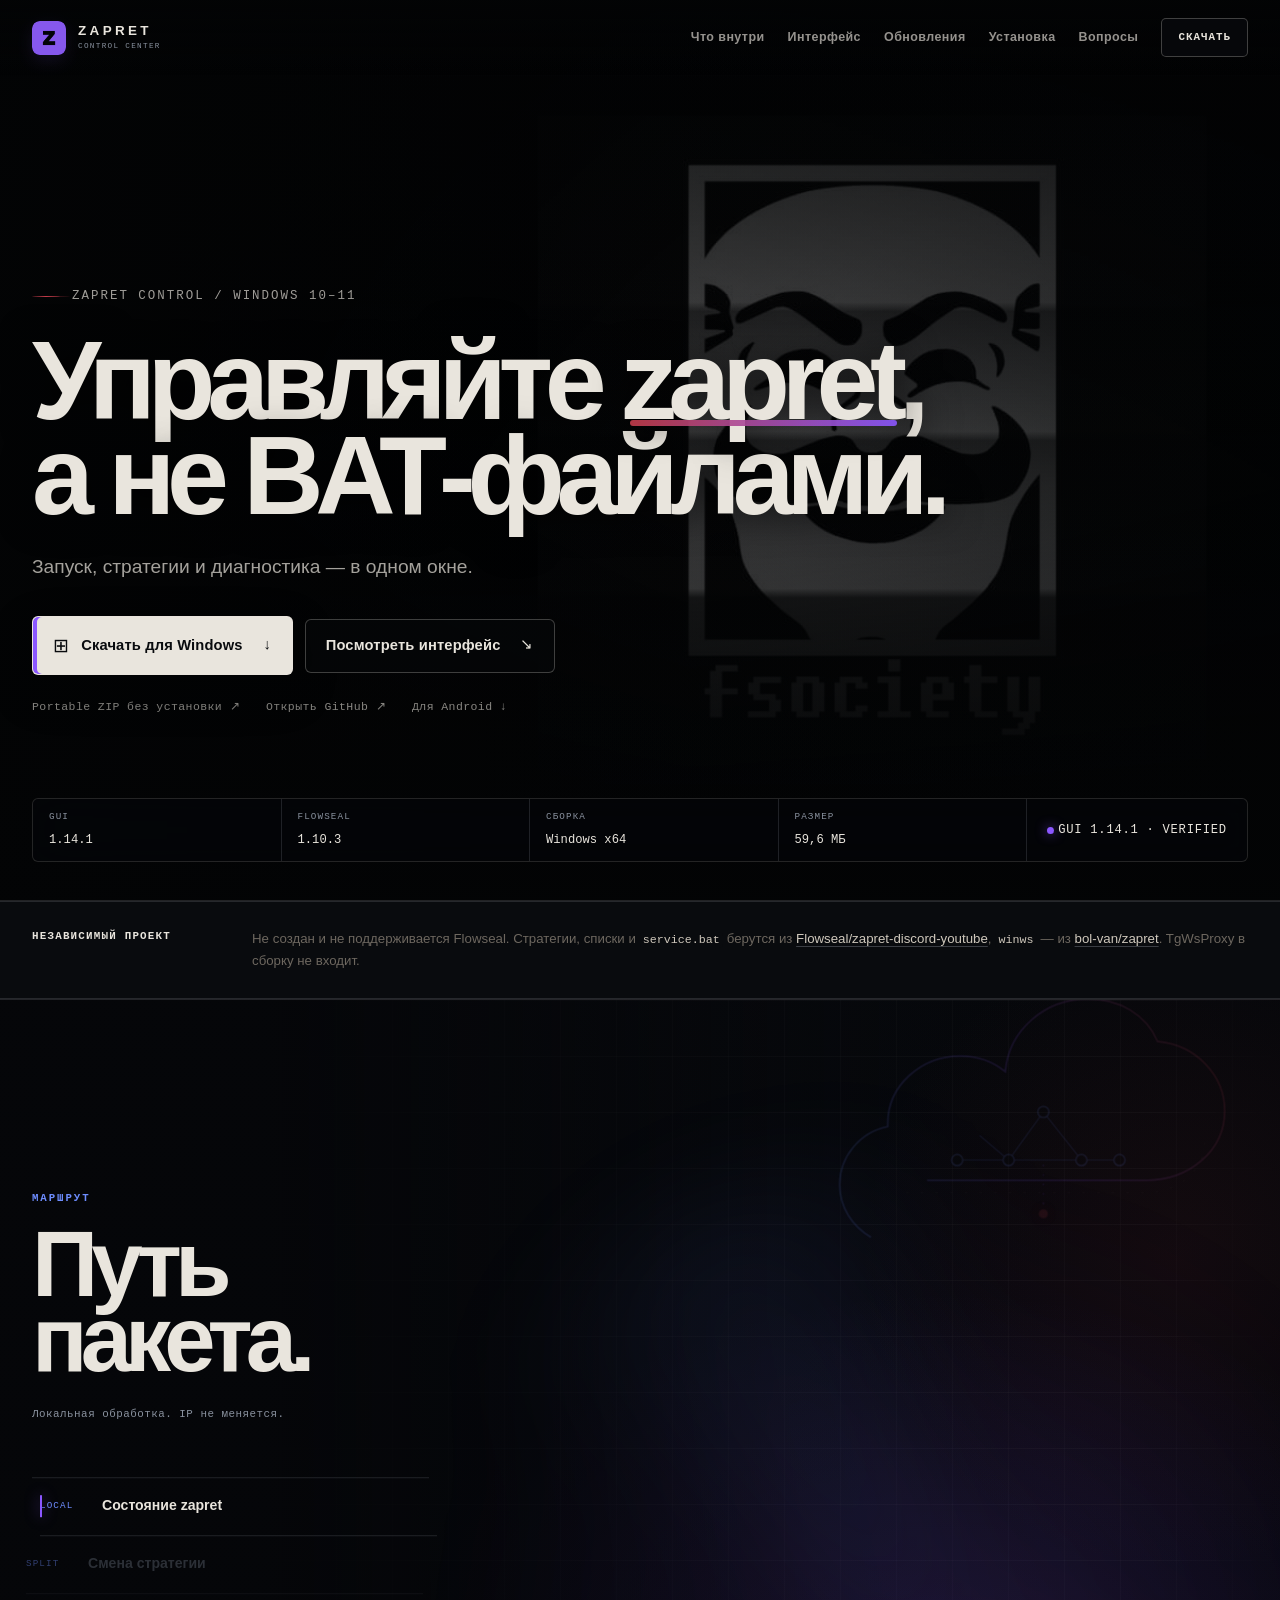
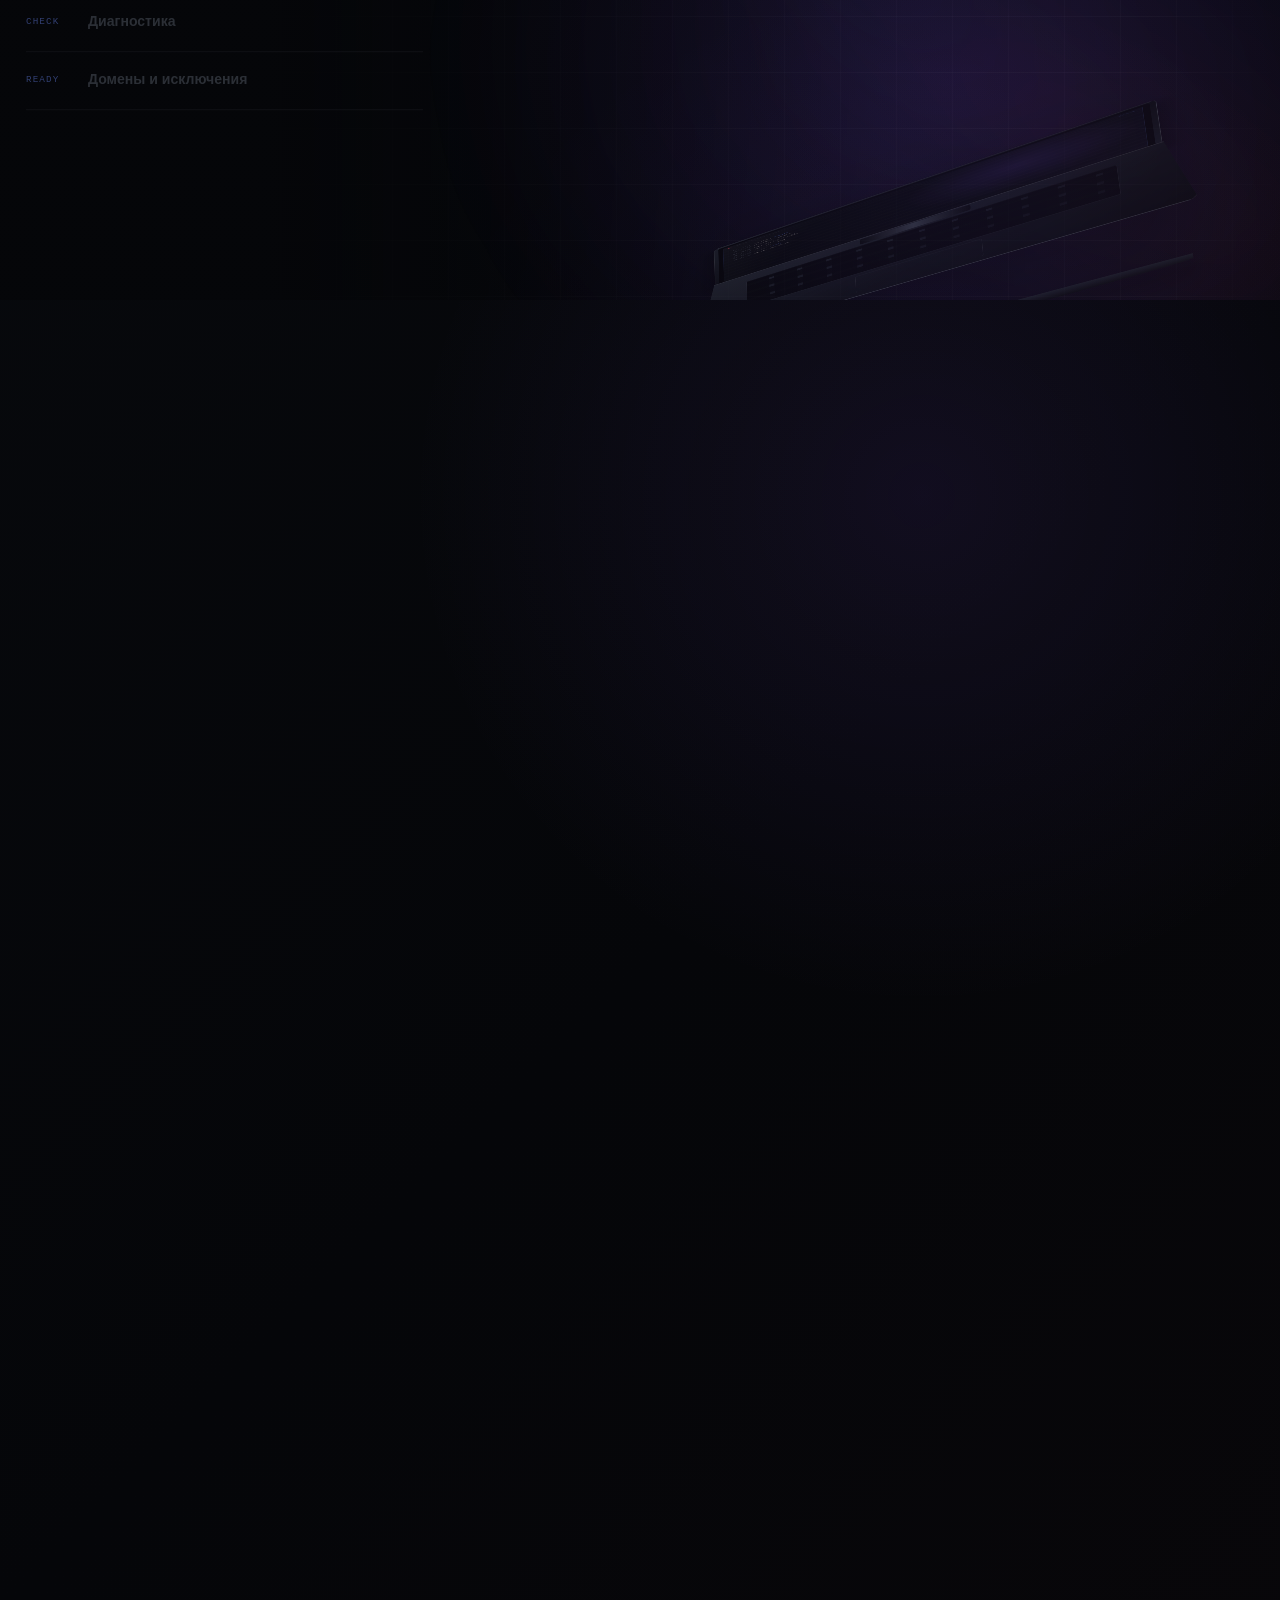
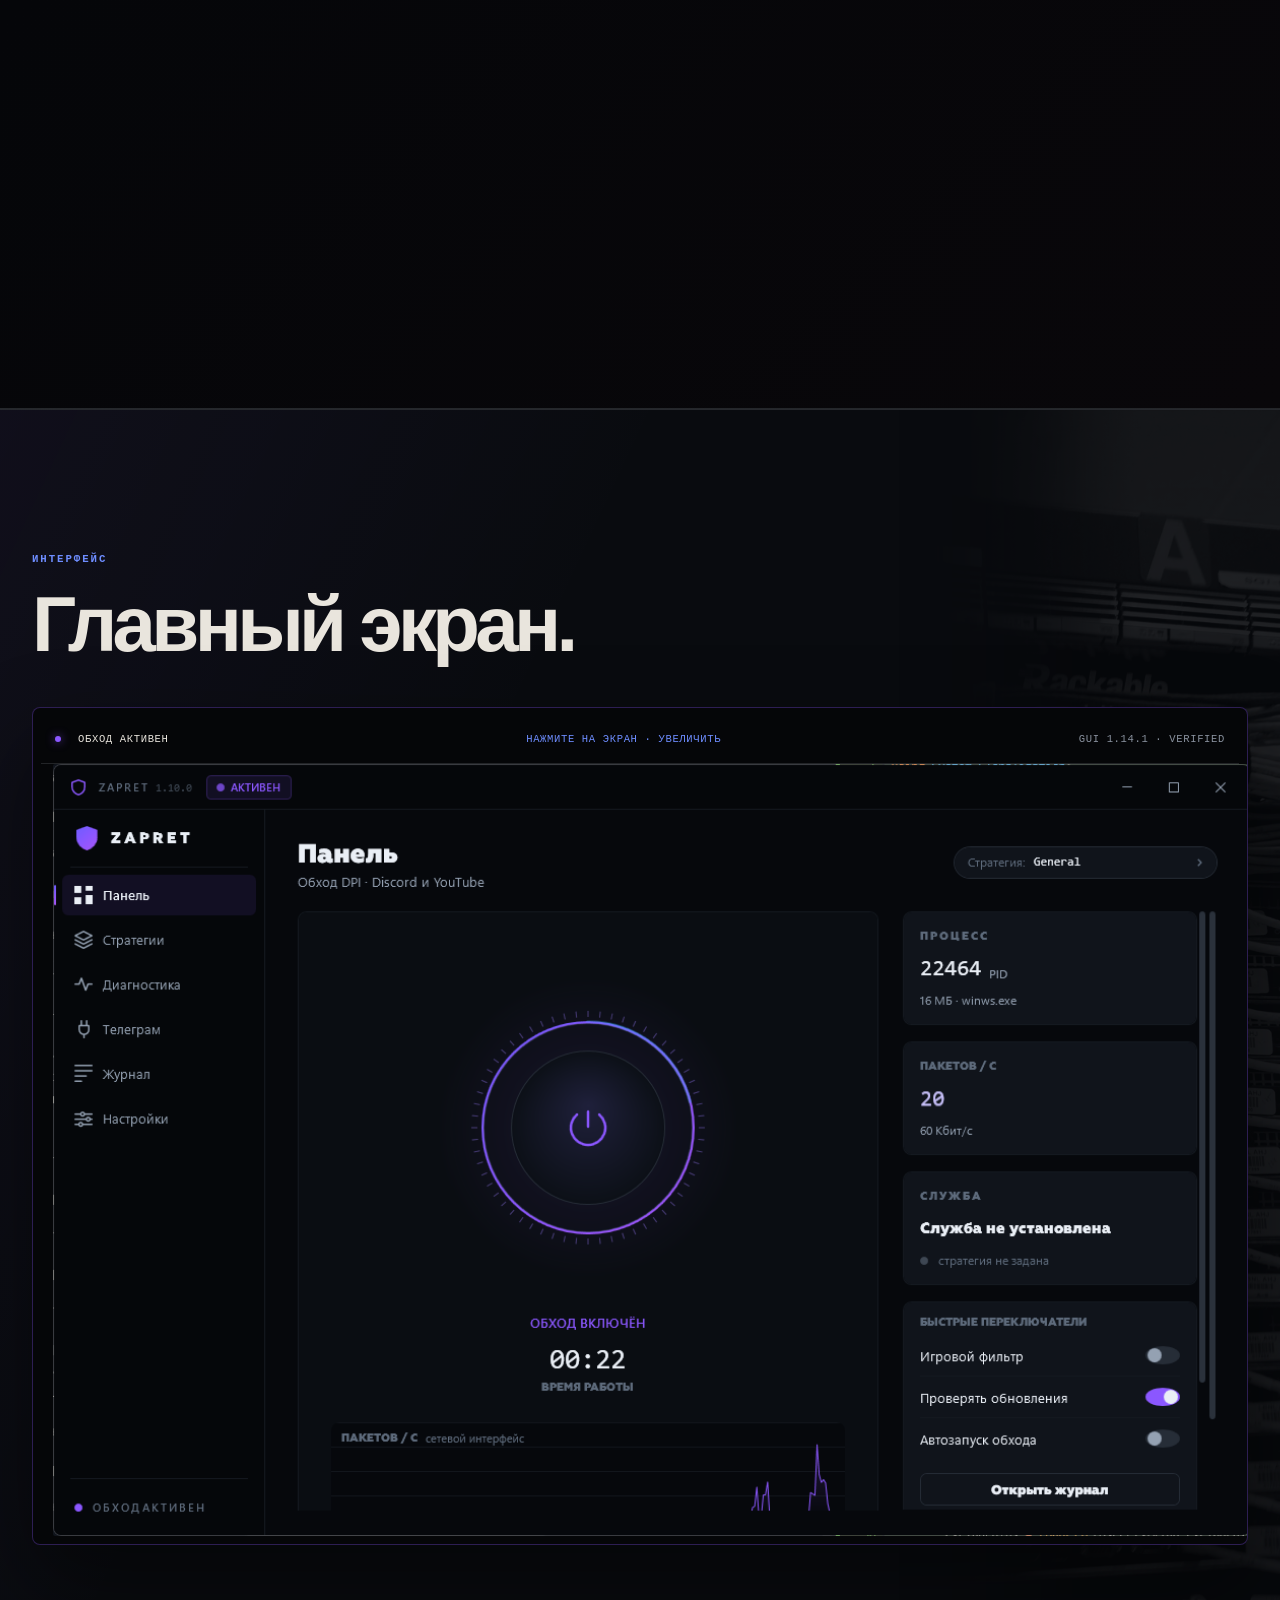
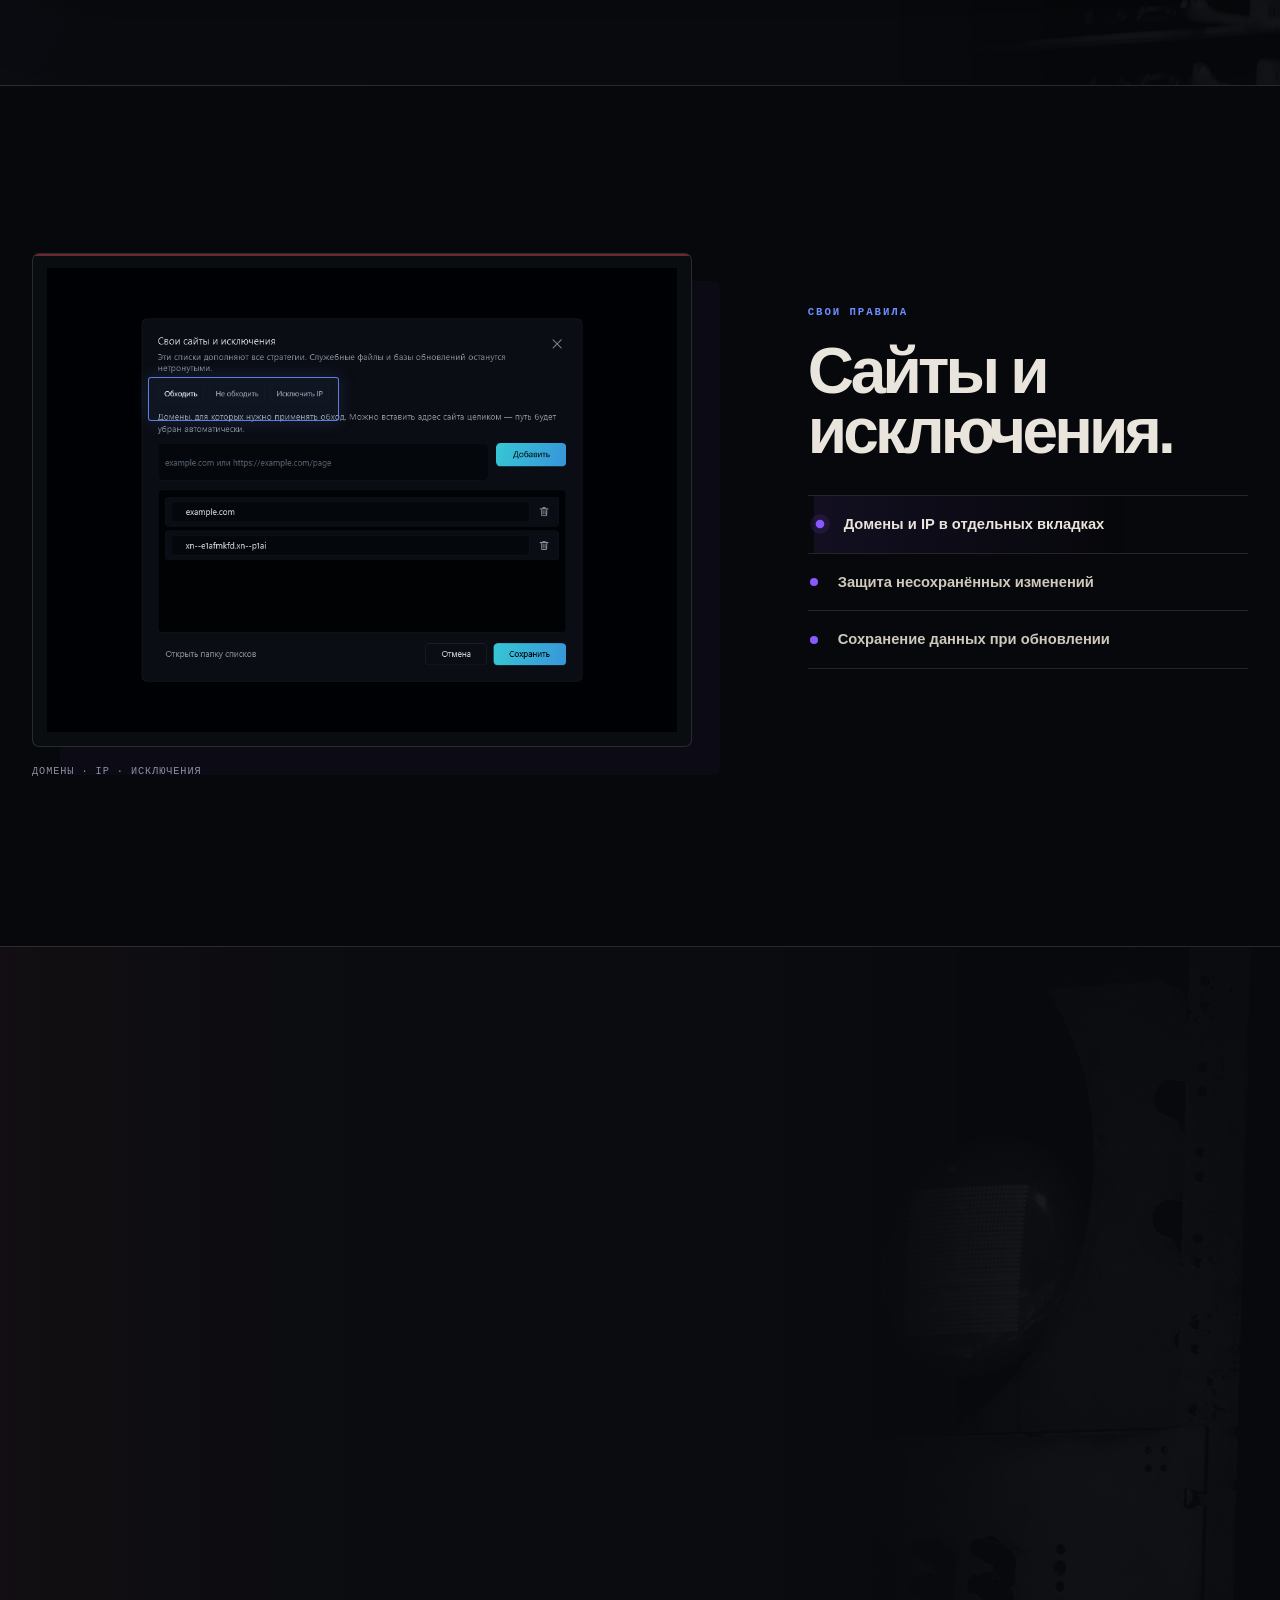
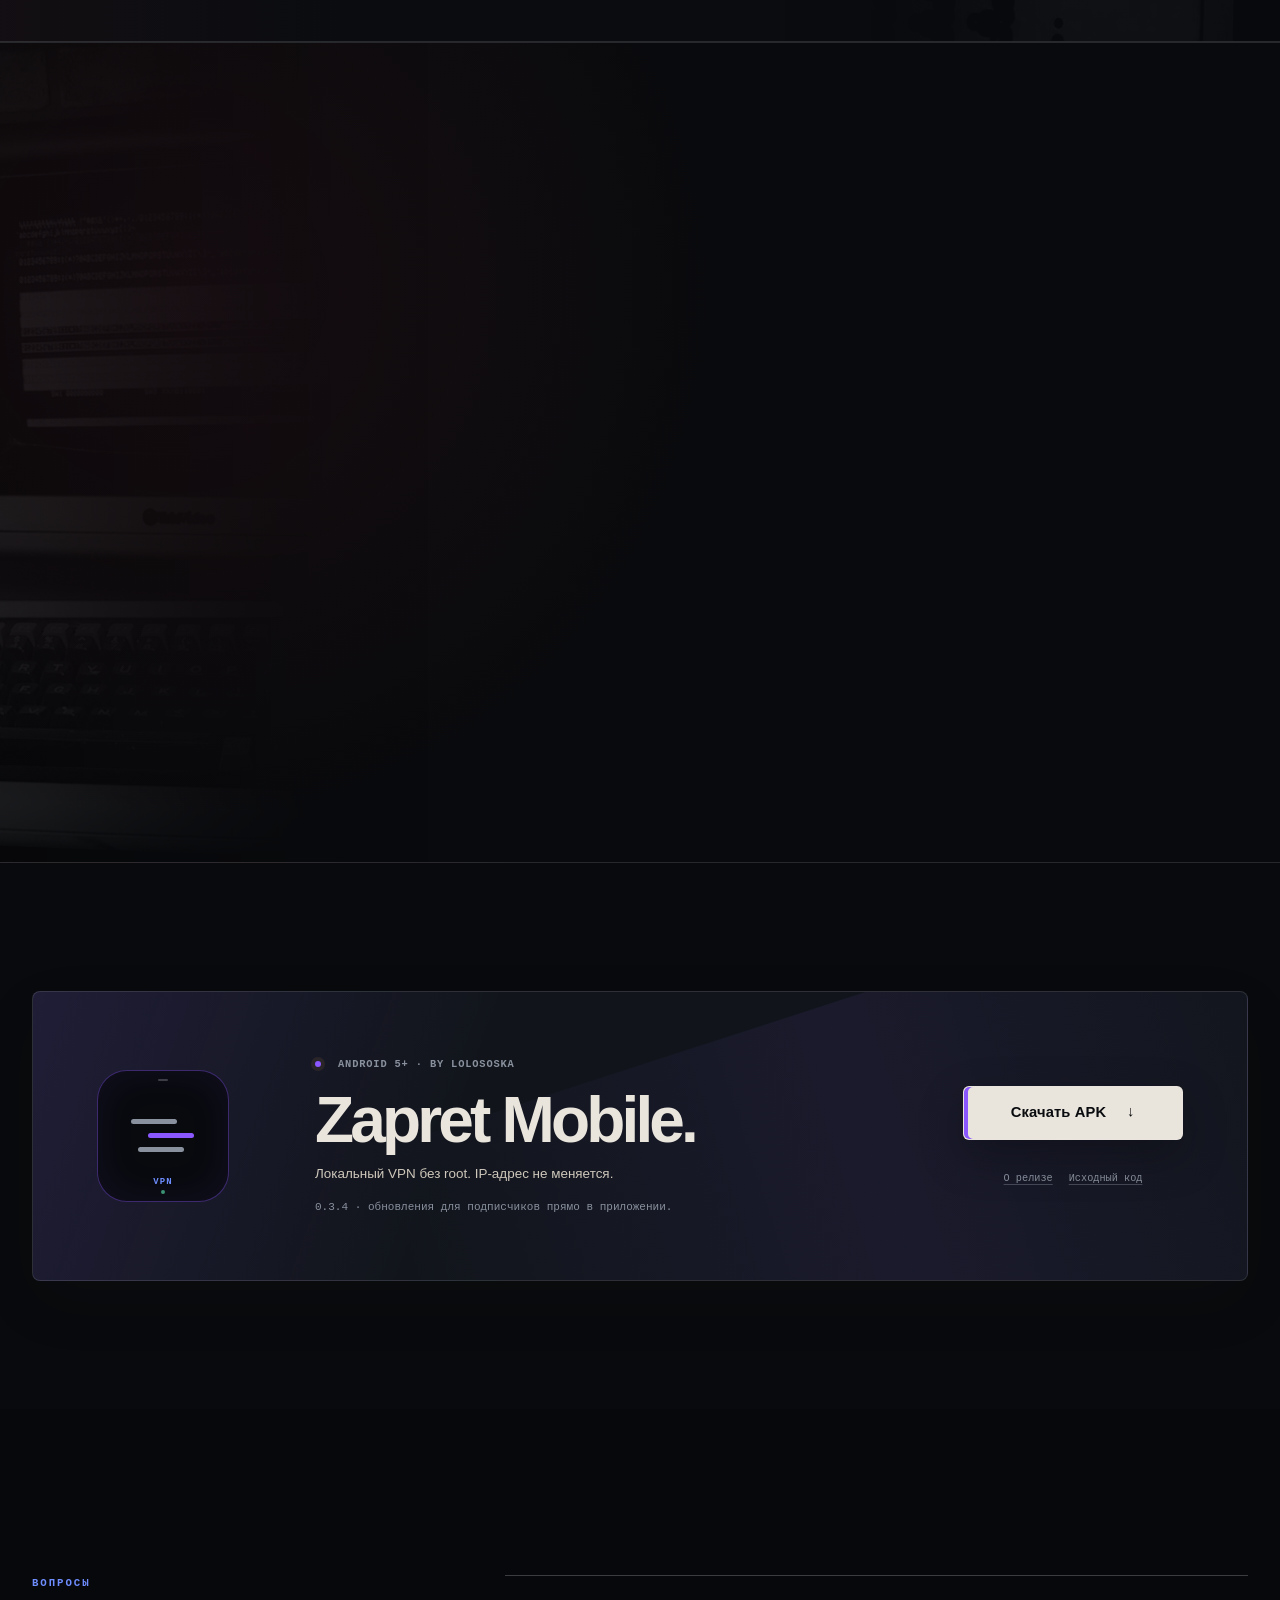
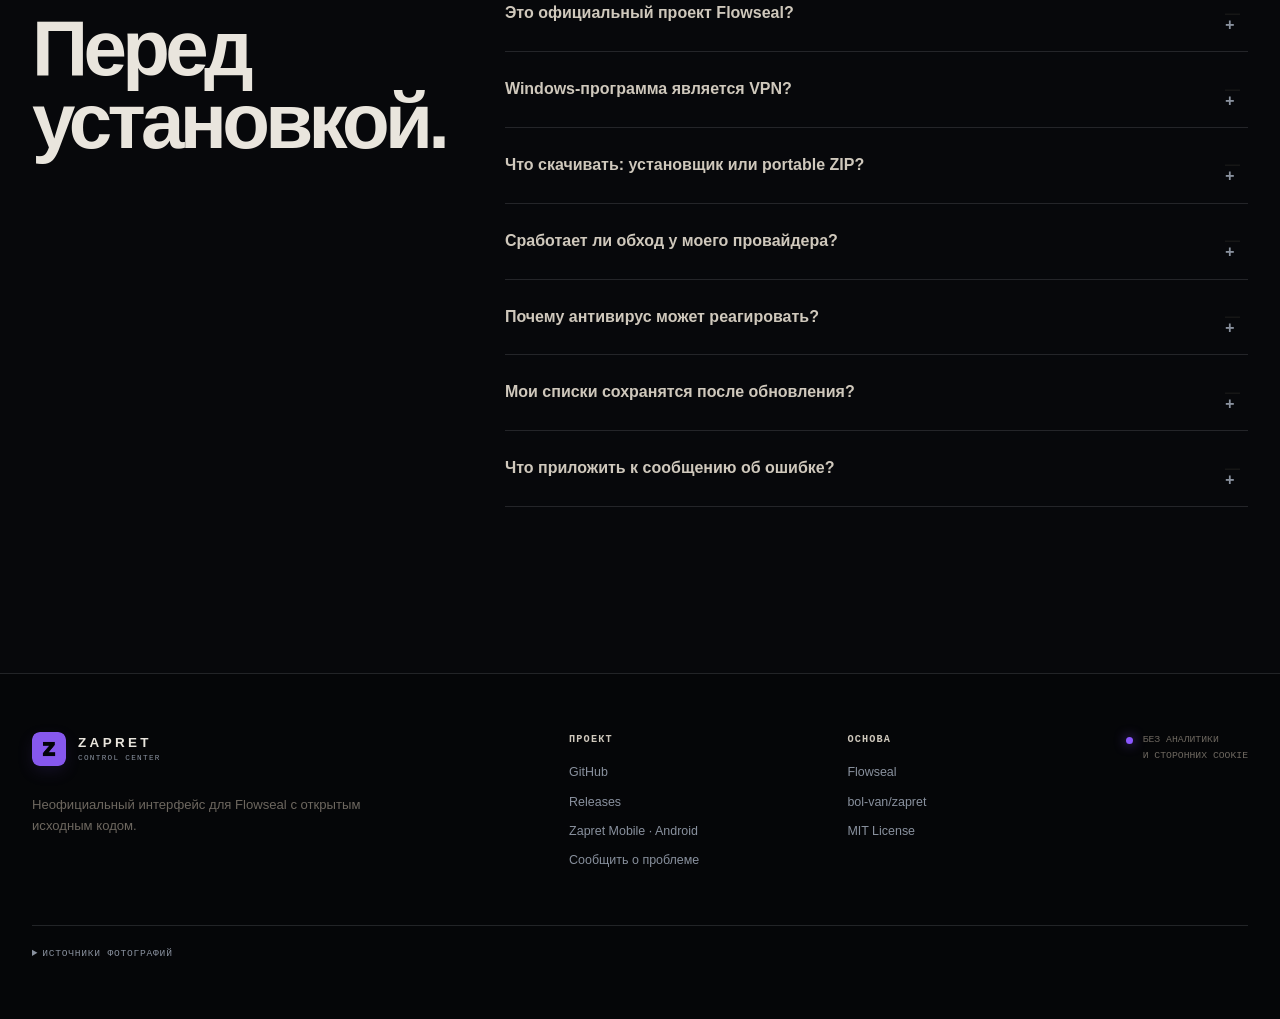
<file: site/index.html>
<!doctype html>
<html lang="ru">
<head>
  <meta charset="utf-8">
  <meta name="viewport" content="width=device-width, initial-scale=1">
  <meta name="theme-color" content="#07080b">
  <meta name="color-scheme" content="dark">
  <meta name="description" content="Zapret Control Center — неофициальный интерфейс для Flowseal/zapret-discord-youtube: запуск, смена стратегий, диагностика и безопасные обновления в одной Windows-программе.">
  <meta property="og:type" content="website">
  <meta property="og:locale" content="ru_RU">
  <meta property="og:site_name" content="Zapret Control Center">
  <meta property="og:title" content="Zapret Control Center">
  <meta property="og:description" content="Управляйте zapret, меняйте стратегии и проверяйте соединение без ручной работы с BAT‑файлами.">
  <meta property="og:url" content="https://lolososka.github.io/zapret-discord-youtube/">
  <meta property="og:image" content="https://lolososka.github.io/zapret-discord-youtube/assets/fsociety-globe.jpg">
  <meta name="twitter:card" content="summary_large_image">
  <link rel="canonical" href="https://lolososka.github.io/zapret-discord-youtube/">
  <link rel="icon" href="./assets/favicon.ico" sizes="any">
  <link rel="preload" as="image" href="./assets/fsociety-mask.jpg" fetchpriority="high">
  <link rel="stylesheet" href="./styles.css?v=8">
  <link rel="stylesheet" href="./signal.css?v=6">
  <title>Zapret Control Center — GUI для Flowseal</title>
  <script type="application/ld+json">
  {
    "@context": "https://schema.org",
    "@type": "SoftwareApplication",
    "name": "Zapret Control Center",
    "applicationCategory": "UtilitiesApplication",
    "operatingSystem": "Windows 10, Windows 11",
    "softwareVersion": "1.14.1",
    "description": "Неофициальный графический интерфейс для Flowseal/zapret-discord-youtube.",
    "downloadUrl": "https://github.com/lolososka/zapret-discord-youtube/releases/latest",
    "codeRepository": "https://github.com/lolososka/zapret-discord-youtube",
    "license": "https://opensource.org/license/mit"
  }
  </script>
  <!-- RELEASE_DATA_START -->
  <script type="application/json" id="release-data">
  {
    "tag_name": "gui-v1.14.1-flowseal-v1.10.3-ueb16c1419057",
    "name": "Zapret Control Center v1.14.1 + Flowseal v1.10.3",
    "published_at": "2026-10-06T00:06:06Z",
    "html_url": "https://github.com/lolososka/zapret-discord-youtube/releases/tag/gui-v1.14.1-flowseal-v1.10.3-ueb16c1419057",
    "draft": false,
    "prerelease": false,
    "assets": [
      {
        "name": "SHA256SUMS.txt",
        "size": 332,
        "browser_download_url": "https://github.com/lolososka/zapret-discord-youtube/releases/download/gui-v1.14.1-flowseal-v1.10.3-ueb16c1419057/SHA256SUMS.txt"
      },
      {
        "name": "zapret-control-center-1.14.1-flowseal-1.10.3-win-x64.zip",
        "size": 62437812,
        "browser_download_url": "https://github.com/lolososka/zapret-discord-youtube/releases/download/gui-v1.14.1-flowseal-v1.10.3-ueb16c1419057/zapret-control-center-1.14.1-flowseal-1.10.3-win-x64.zip"
      },
      {
        "name": "zapret-control-center-setup-1.14.1-flowseal-1.10.3-win-x64.exe",
        "size": 62483028,
        "browser_download_url": "https://github.com/lolososka/zapret-discord-youtube/releases/download/gui-v1.14.1-flowseal-v1.10.3-ueb16c1419057/zapret-control-center-setup-1.14.1-flowseal-1.10.3-win-x64.exe"
      },
      {
        "name": "ZapretGUI.exe",
        "size": 66248619,
        "browser_download_url": "https://github.com/lolososka/zapret-discord-youtube/releases/download/gui-v1.14.1-flowseal-v1.10.3-ueb16c1419057/ZapretGUI.exe"
      }
    ]
  }
  </script>
  <!-- RELEASE_DATA_END -->
</head>
<body class="signal-theme">
  <a class="skip-link" href="#main">Перейти к содержанию</a>

  <div class="entry-sequence" data-entry-sequence role="dialog" aria-modal="true" aria-label="Заставка сайта">
    <div class="entry-sequence__noise" aria-hidden="true"></div>
    <div class="entry-sequence__scan" aria-hidden="true"></div>
    <div class="entry-mark" aria-hidden="true">
      <figure class="entry-mark__emblem">
        <img src="./assets/fsociety-mask.jpg" width="630" height="630" alt="">
      </figure>
      <small>PRIVATE ROUTE // SIGNAL READY</small>
    </div>
    <button class="entry-skip" type="button" data-entry-skip>Пропустить заставку</button>
  </div>

  <header class="site-header" data-header>
    <div class="shell header-inner">
      <a class="brand" href="#top" aria-label="Zapret Control Center — наверх">
        <img class="brand-icon" src="./assets/brand-icon.png" width="38" height="38" alt="" aria-hidden="true">
        <span class="brand-copy"><strong>ZAPRET</strong><small>CONTROL CENTER</small></span>
      </a>

      <button class="menu-toggle" type="button" aria-expanded="false" aria-controls="site-nav" data-menu-toggle>
        <span class="sr-only">Открыть меню</span>
        <span></span><span></span><span></span>
      </button>

      <nav class="site-nav" id="site-nav" aria-label="Основная навигация" data-menu>
        <a href="#inside">Что внутри</a>
        <a href="#interface">Интерфейс</a>
        <a href="#updates">Обновления</a>
        <a href="#install">Установка</a>
        <a href="#faq">Вопросы</a>
        <button class="nav-download" type="button" data-download-open>Скачать</button>
      </nav>
    </div>
  </header>

  <main id="main">
    <section class="hero" id="top" data-field-surface>
      <div class="cinema" data-cinema aria-hidden="true">
        <div class="cinema__scene cinema__scene--mask is-active" data-cinema-scene></div>
        <div class="cinema__scene cinema__scene--globe" data-cinema-scene></div>
        <div class="cinema__aperture"></div>
        <div class="cinema__grain"></div>
        <div class="cinema__scan"></div>
      </div>
      <div class="hero-vignette" aria-hidden="true"></div>

      <div class="shell hero-inner">
        <div class="hero-copy" data-field-quiet>
          <p class="hero-kicker"><span aria-hidden="true"></span> ZAPRET CONTROL / WINDOWS 10–11</p>
          <h1>Управляйте <em>zapret</em>,<br>а не BAT‑файлами.</h1>
          <p class="hero-summary">Запуск, стратегии и диагностика — в одном окне.</p>
          <div class="hero-actions">
            <button class="button button--primary" type="button" data-download-open>
              <span class="button-platform" aria-hidden="true">⊞</span>
              <span>Скачать для Windows</span>
              <span class="button-arrow" aria-hidden="true">↓</span>
            </button>
            <a class="button button--secondary" href="#interface">
              Посмотреть интерфейс
              <span class="button-arrow" aria-hidden="true">↘</span>
            </a>
          </div>

          <div class="hero-links">
            <a href="https://github.com/lolososka/zapret-discord-youtube/releases/latest" data-portable-link>
              <span data-portable-label>Portable ZIP без установки</span> <span aria-hidden="true">↗</span>
            </a>
            <a href="https://github.com/lolososka/zapret-discord-youtube">Открыть GitHub <span aria-hidden="true">↗</span></a>
            <a href="#android">Для Android <span aria-hidden="true">↓</span></a>
          </div>
        </div>

        <div class="release-line" aria-live="polite" data-field-quiet>
          <div><span>GUI</span><strong data-gui-version>1.14.1</strong></div>
          <div><span>Flowseal</span><strong data-flowseal-version>1.10.3</strong></div>
          <div><span>Сборка</span><strong>Windows x64</strong></div>
          <div><span>Размер</span><strong data-download-size>59,6 МБ</strong></div>
          <div class="release-line__state"><i aria-hidden="true"></i><strong data-release-state>GUI 1.14.1 · VERIFIED</strong></div>
        </div>
      </div>

    </section>

    <aside class="origin-note" aria-label="Происхождение проекта">
      <div class="shell origin-note__inner">
        <strong>Независимый проект</strong>
        <p>
          Не создан и не поддерживается Flowseal. Стратегии, списки и <code>service.bat</code> берутся из
          <a href="https://github.com/Flowseal/zapret-discord-youtube">Flowseal/zapret-discord-youtube</a>,
          <code>winws</code> — из <a href="https://github.com/bol-van/zapret">bol-van/zapret</a>.
          TgWsProxy в сборку не входит.
        </p>
      </div>
    </aside>

    <section class="relay-story" id="inside" data-relay-story aria-labelledby="relay-story-title">
      <div class="relay-story__sticky">
        <div class="shell relay-story__frame">
          <header class="relay-story__copy">
            <p class="section-label">Маршрут</p>
            <h2 id="relay-story-title">Путь<br>пакета.</h2>
            <p class="relay-story__note">Локальная обработка. IP не меняется.</p>
            <ol class="relay-story__steps">
              <li class="is-active" data-relay-step><span>LOCAL</span><strong>Состояние zapret</strong></li>
              <li data-relay-step><span>SPLIT</span><strong>Смена стратегии</strong></li>
              <li data-relay-step><span>CHECK</span><strong>Диагностика</strong></li>
              <li data-relay-step><span>READY</span><strong>Домены и исключения</strong></li>
            </ol>
          </header>

          <div class="relay-stage" data-relay-stage>
            <svg class="relay-cloud" viewBox="0 0 360 210" role="presentation" aria-hidden="true" focusable="false">
              <defs>
                <linearGradient id="relay-cloud-stroke" x1="30" y1="185" x2="326" y2="28" gradientUnits="userSpaceOnUse">
                  <stop stop-color="#6e8dff"></stop>
                  <stop offset="0.52" stop-color="#8b57ff"></stop>
                  <stop offset="1" stop-color="#c33d4b"></stop>
                </linearGradient>
              </defs>
              <g class="relay-cloud__shell">
                <path d="M78 166h196c39 0 70-27 70-62 0-32-26-59-60-62C274 18 250 4 222 4c-39 0-71 28-74 65-11-9-25-14-40-14-36 0-65 27-65 60v3C18 123 0 145 0 170c0 20 11 37 28 47"></path>
                <path class="relay-cloud__echo" d="M59 177h215c29 0 52-20 52-45"></path>
              </g>
              <g class="relay-cloud__core">
                <path d="M105 148h145M125 126l26 22 31-43 34 43"></path>
                <circle cx="105" cy="148" r="5"></circle>
                <circle cx="151" cy="148" r="5"></circle>
                <circle cx="182" cy="105" r="5"></circle>
                <circle cx="216" cy="148" r="5"></circle>
                <circle cx="250" cy="148" r="5"></circle>
              </g>
              <path class="relay-cloud__ingress" d="M182 196v-48"></path>
              <circle class="relay-cloud__pulse" cx="182" cy="196" r="4"></circle>
            </svg>

            <div class="relay-uplink" data-relay-uplink aria-hidden="true">
              <i class="relay-bit" style="--i:0">0</i><i class="relay-bit" style="--i:1">1</i>
              <i class="relay-bit" style="--i:2">1</i><i class="relay-bit" style="--i:3">0</i>
              <i class="relay-bit" style="--i:4">1</i><i class="relay-bit" style="--i:5">0</i>
              <i class="relay-bit" style="--i:6">0</i><i class="relay-bit" style="--i:7">1</i>
              <i class="relay-bit" style="--i:8">0</i><i class="relay-bit" style="--i:9">1</i>
              <i class="relay-bit" style="--i:10">1</i><i class="relay-bit" style="--i:11">0</i>
            </div>

            <div class="relay-laptop" role="group" aria-label="Интерактивный терминал на экране ноутбука">
              <div class="relay-laptop__lid">
                <div class="relay-laptop__bezel">
                  <div class="relay-laptop__screen" data-terminal-screen aria-disabled="true">
                    <div class="relay-terminal__bar"><i></i><span data-terminal-title>winws / route.trace</span><b>LOCAL</b></div>
                    <div class="relay-terminal__code" data-terminal-output role="log" aria-live="polite" aria-relevant="additions text">
                      <span><b>20:41:17</b> service: <em>active</em></span>
                      <span><b>20:41:18</b> strategy: general</span>
                      <span><b>20:41:18</b> tcp: 80,443 / split</span>
                      <span><b>20:41:19</b> hostlist: user</span>
                      <span><b>20:41:19</b> route: <em>ready</em></span>
                      <span><b>20:41:20</b> packet 00110110</span>
                    </div>
                    <div class="relay-terminal__egg" data-terminal-egg role="status" aria-hidden="true">
                      <img src="./assets/fsociety-mask.jpg" alt="">
                      <strong>fsociety</strong>
                      <span>access granted · hello, friend.</span>
                      <button type="button" data-terminal-exit aria-label="Закрыть пасхалку">ESC</button>
                    </div>
                    <form class="relay-terminal__prompt" data-terminal-form autocomplete="off">
                      <label class="sr-only" for="relay-command">Команда терминала</label>
                      <span aria-hidden="true">guest@zapret:~$</span>
                      <input id="relay-command" data-terminal-input type="text" maxlength="48" inputmode="text" enterkeyhint="send" autocapitalize="none" autocomplete="off" spellcheck="false" disabled>
                    </form>
                  </div>
                </div>
              </div>
              <div class="relay-laptop__hinge" aria-hidden="true"></div>
              <div class="relay-laptop__deck" aria-hidden="true">
                <div class="relay-laptop__keys"></div>
                <div class="relay-laptop__trackpad"></div>
              </div>
              <div class="relay-laptop__edge" aria-hidden="true"></div>
            </div>
          </div>

        </div>
      </div>
    </section>

    <section class="interface-section" id="interface">
      <div class="shell">
        <header class="interface-heading">
          <div>
            <p class="section-label">Интерфейс</p>
            <h2>Главный экран.</h2>
          </div>
        </header>

        <figure class="app-frame" data-app-frame>
          <div class="app-frame__bar">
            <span><i></i> Обход активен</span>
            <span class="app-frame__inspect-label" data-app-inspect-label>Нажмите на экран · увеличить</span>
            <span data-release-state>GUI 1.14.1 · VERIFIED</span>
          </div>
          <button class="app-frame__screen" type="button" data-app-viewport aria-label="Увеличить снимок интерфейса" aria-pressed="false">
            <img src="./assets/dashboard.png" alt="Главный экран Zapret Control Center с выбранной стратегией и показателями трафика" width="1180" height="760" draggable="false">
          </button>
        </figure>
      </div>
    </section>

    <section class="section lists-section shell">
      <figure class="lists-visual">
        <div class="lists-visual__paper">
          <img src="./assets/user-lists.png" alt="Редактор пользовательских доменов и исключений в Zapret Control Center" width="972" height="716" loading="lazy">
          <span class="lists-visual__focus" data-lists-focus aria-hidden="true"></span>
        </div>
        <figcaption>Домены · IP · исключения</figcaption>
      </figure>
      <div class="lists-copy">
        <p class="section-label">Свои правила</p>
        <h2>Сайты и исключения.</h2>
        <ul class="plain-list" data-lists-controls>
          <li><button type="button" data-list-focus="tabs" aria-pressed="true">Домены и IP в отдельных вкладках</button></li>
          <li><button type="button" data-list-focus="guard" aria-pressed="false">Защита несохранённых изменений</button></li>
          <li><button type="button" data-list-focus="storage" aria-pressed="false">Сохранение данных при обновлении</button></li>
        </ul>
      </div>
    </section>

    <section class="section updates-section" id="updates">
      <div class="shell updates-layout">
        <header class="section-heading">
          <p class="section-label">Обновления</p>
          <h2>Обновляется,<br>не стирая ваши списки.</h2>
          <button class="update-run" type="button" data-update-run>
            <i aria-hidden="true"></i><span data-update-run-label>Проверить цепочку</span>
          </button>
        </header>

        <ol class="update-route" data-update-route aria-label="Как проходит обновление">
          <li data-update-step><span>01</span><strong>Скачивает точный релиз</strong></li>
          <li data-update-step><span>02</span><strong>Сверяет SHA-256</strong></li>
          <li data-update-step><span>03</span><strong>Сохраняет ваши данные</strong></li>
          <li data-update-step><span>04</span><strong>Проверяет запуск</strong></li>
        </ol>
      </div>

    </section>

    <section class="install-section" id="install">
      <div class="shell install-card">
        <div class="install-copy">
          <p class="section-label">Установка</p>
          <h2>Скачать Zapret<br>Control Center</h2>
          <strong class="install-version" data-release-title>Zapret Control Center 1.14.1</strong>
          <p data-release-meta>Windows x64 · Установщик EXE · 59,6 МБ</p>
          <div class="install-actions">
            <button class="button button--primary button--light" type="button" data-download-open>
              <span class="button-platform" aria-hidden="true">⊞</span>
              <span>Выбрать загрузку</span>
              <span class="button-arrow" aria-hidden="true">↓</span>
            </button>
            <a class="checksum-link" href="https://github.com/lolososka/zapret-discord-youtube/releases/latest" data-checksum-link>
              Проверить SHA-256 <span aria-hidden="true">↗</span>
            </a>
          </div>
          <span class="published-note" data-published-note>Последний проверенный релиз</span>
        </div>

        <ol class="install-steps">
          <li><span>1</span><div><strong>Скачайте setup EXE</strong><p>Он уже содержит программу, стратегии и необходимые файлы.</p></div></li>
          <li><span>2</span><div><strong>Запустите установщик</strong><p>Windows попросит подтвердить установку с правами администратора.</p></div></li>
          <li><span>3</span><div><strong>Откройте ярлык</strong><p>Zapret Control Center появится в меню «Пуск».</p></div></li>
        </ol>
      </div>
    </section>

    <section class="android-section" id="android" aria-labelledby="android-title">
      <div class="shell android-card">
        <button class="android-card__device" type="button" data-android-mode data-mode="vpn" aria-label="Режим VPN. Переключить режим">
          <span aria-hidden="true"></span><span aria-hidden="true"></span><span aria-hidden="true"></span>
          <small data-android-mode-label aria-live="polite">VPN</small>
        </button>
        <div class="android-card__copy">
          <p class="android-card__status"><i aria-hidden="true"></i> Android 5+ · by lolososka</p>
          <h2 id="android-title">Zapret Mobile.</h2>
          <p class="android-card__description">Локальный VPN без root. IP-адрес не меняется.</p>
          <p class="android-card__note">0.3.4 · обновления для подписчиков прямо в приложении.</p>
        </div>
        <div class="android-card__actions">
          <a class="button button--primary android-card__button" href="https://github.com/lolososka/zapret-control-center-android/releases/download/android-v0.3.4/zapret-mobile-0.3.4.apk">
            Скачать APK
            <span class="button-arrow" aria-hidden="true">↓</span>
          </a>
          <div class="android-card__links">
            <a href="https://github.com/lolososka/zapret-control-center-android/releases/tag/android-v0.3.4">О релизе</a>
            <a href="https://github.com/lolososka/zapret-control-center-android">Исходный код</a>
          </div>
        </div>
      </div>
    </section>

    <section class="section faq-section shell" id="faq">
      <header class="section-heading">
        <p class="section-label">Вопросы</p>
        <h2>Перед установкой.</h2>
      </header>

      <div class="faq-list">
        <details>
          <summary>Это официальный проект Flowseal?</summary>
          <p>Нет. Это независимый community fork. Flowseal предоставляет исходные стратегии и скрипты, но не связан с Zapret Control Center и не одобрял GUI как официальную сборку.</p>
        </details>
        <details>
          <summary>Windows-программа является VPN?</summary>
          <p>Нет. Она не меняет страну и внешний IP. Zapret модифицирует пакеты, чтобы оборудование DPI не распознало домен; маршрут остаётся у провайдера.</p>
        </details>
        <details>
          <summary>Что скачивать: установщик или portable ZIP?</summary>
          <p>Для обычной установки скачайте setup EXE: он содержит полную сборку, сам размещает файлы и создаёт ярлык. Portable ZIP нужен только для запуска без установки. Отдельный <code>ZapretGUI.exe</code> предназначен для ручного обновления уже существующей полной сборки.</p>
        </details>
        <details>
          <summary>Сработает ли обход у моего провайдера?</summary>
          <p>Гарантировать это нельзя: оборудование и правила фильтрации отличаются. Начните с рекомендованной стратегии, затем запустите автоподбор или попробуйте другие профили.</p>
        </details>
        <details>
          <summary>Почему антивирус может реагировать?</summary>
          <p>В сборке используется WinDivert — драйвер перехвата трафика. Некоторые антивирусы относят такие инструменты к RiskTool. Установщик пока не подписан Authenticode, поэтому SmartScreen может показать «Неизвестный издатель». Скачивайте файлы только из Releases этого форка и сверяйте SHA-256.</p>
        </details>
        <details>
          <summary>Мои списки сохранятся после обновления?</summary>
          <p>Да. Встроенное обновление и повторный запуск установщика не перезаписывают пользовательские списки и настройки. Перед заменой portable updater также создаёт резервную копию.</p>
        </details>
        <details>
          <summary>Что приложить к сообщению об ошибке?</summary>
          <p>В разделе «Диагностика» запустите проверку и соберите ZIP-отчёт. Просмотрите его перед публикацией, затем приложите к Issue вместе с версией GUI и шагами воспроизведения.</p>
        </details>
      </div>
    </section>
  </main>

  <section class="download-dock" data-download-dock aria-hidden="true" hidden>
    <button class="download-dock__backdrop" type="button" data-download-close tabindex="-1" aria-label="Закрыть окно загрузки"></button>
    <div class="download-dock__panel" role="dialog" aria-modal="true" aria-labelledby="download-dock-title">
      <header class="download-dock__header">
        <div>
          <span class="download-dock__eyebrow">VERIFIED RELEASE</span>
          <h2 id="download-dock-title" data-release-title>Zapret Control Center 1.14.1</h2>
        </div>
        <button class="download-dock__close" type="button" data-download-close aria-label="Закрыть">×</button>
      </header>

      <div class="download-dock__meta">
        <span>Windows x64</span>
        <span>Flowseal <strong data-flowseal-version>1.10.3</strong></span>
        <span data-published-note>Последний проверенный релиз</span>
      </div>

      <div class="download-files">
        <a class="download-file download-file--primary" href="https://github.com/lolososka/zapret-discord-youtube/releases/latest" data-download-link>
          <span class="download-file__icon" aria-hidden="true">EXE</span>
          <span class="download-file__copy"><strong>Установщик</strong><small>Обычная установка и ярлык в «Пуск»</small></span>
          <span class="download-file__size" data-download-size>59,6 МБ</span>
          <span class="download-file__arrow" aria-hidden="true">↓</span>
        </a>
        <a class="download-file" href="https://github.com/lolososka/zapret-discord-youtube/releases/latest" data-portable-link>
          <span class="download-file__icon" aria-hidden="true">ZIP</span>
          <span class="download-file__copy"><strong>Portable</strong><small>Запуск без установки</small></span>
          <span class="download-file__size">WIN64</span>
          <span class="download-file__arrow" aria-hidden="true">↓</span>
        </a>
      </div>

      <div class="download-dock__trust">
        <a href="https://github.com/lolososka/zapret-discord-youtube/releases/latest" data-checksum-link>SHA‑256</a>
        <a href="https://github.com/lolososka/zapret-discord-youtube/releases/latest">Страница релиза ↗</a>
        <span>Открытый исходный код</span>
      </div>
      <p class="download-dock__note">Издатель пока не подписан Authenticode — Windows может показать SmartScreen.</p>
      <p class="download-dock__status" data-download-status aria-live="polite">Выберите файл.</p>
    </div>
  </section>

  <footer class="site-footer">
    <div class="shell footer-grid">
      <div class="footer-about">
        <a class="brand brand--footer" href="#top">
          <img class="brand-icon" src="./assets/brand-icon.png" width="38" height="38" alt="" aria-hidden="true">
          <span class="brand-copy"><strong>ZAPRET</strong><small>CONTROL CENTER</small></span>
        </a>
        <p>Неофициальный интерфейс для Flowseal с открытым исходным кодом.</p>
      </div>
      <nav aria-label="Ссылки проекта">
        <strong>Проект</strong>
        <a href="https://github.com/lolososka/zapret-discord-youtube">GitHub</a>
        <a href="https://github.com/lolososka/zapret-discord-youtube/releases">Releases</a>
        <a href="#android">Zapret Mobile · Android</a>
        <a href="https://github.com/lolososka/zapret-discord-youtube/issues">Сообщить о проблеме</a>
      </nav>
      <nav aria-label="Исходные проекты">
        <strong>Основа</strong>
        <a href="https://github.com/Flowseal/zapret-discord-youtube">Flowseal</a>
        <a href="https://github.com/bol-van/zapret">bol-van/zapret</a>
        <a href="https://github.com/lolososka/zapret-discord-youtube/blob/main/LICENSE.txt">MIT License</a>
      </nav>
      <div class="footer-state"><i aria-hidden="true"></i><span>Без аналитики<br>и сторонних cookie</span></div>
      <details class="photo-credits">
        <summary>Источники фотографий</summary>
        <p>
          <a href="https://commons.wikimedia.org/wiki/File:Televideo925Terminal_adjusted.jpg">TeleVideo 925</a> — Wtshymanski, Public Domain;
          <a href="https://commons.wikimedia.org/wiki/File:CRT_memory.jpg">CRT memory</a> — Ben.Green, Public Domain;
          <a href="https://commons.wikimedia.org/wiki/File:Rear_of_rack_at_NERSC_data_center_-_closeup.jpg">NERSC rack</a> — Derrick Coetzee, CC0.
          Фотографии используются как фоновые акценты и тонированы стилями сайта.
        </p>
      </details>
    </div>
  </footer>

  <script src="./app.js?v=7" defer></script>
  <script src="./signal.js?v=6" defer></script>
</body>
</html>
</file>
<file: site/styles.css>
:root {
  color-scheme: light;
  --paper: #f2efe9;
  --paper-bright: #fbfaf7;
  --paper-muted: #e7e1d8;
  --ink: #171716;
  --ink-soft: #403d39;
  --muted: #6d675f;
  --line: #d8d0c4;
  --line-strong: #c4b9aa;
  --night: #171513;
  --night-raised: #211e1b;
  --night-line: #3b3530;
  --night-text: #f5f1ea;
  --night-muted: #b8aea1;
  --violet: #6846d8;
  --blue: #365fa8;
  --rose: #b85f76;
  --amber: #a87d46;
  --mint: #3c9274;
  --font-display: Bahnschrift, "Arial Narrow", "Segoe UI Variable Display", "Segoe UI", sans-serif;
  --font-ui: "Segoe UI Variable Text", "Segoe UI", system-ui, -apple-system, sans-serif;
  --font-mono: "Cascadia Mono", "SFMono-Regular", Consolas, monospace;
  --shell: min(1320px, calc(100vw - clamp(32px, 7vw, 112px)));
  --header-height: 76px;
}

* {
  box-sizing: border-box;
}

[hidden] {
  display: none !important;
}

html {
  scroll-behavior: smooth;
  scroll-padding-top: calc(var(--header-height) + 24px);
}

body {
  min-width: 320px;
  margin: 0;
  overflow-x: hidden;
  background: var(--paper);
  color: var(--ink);
  font-family: var(--font-ui);
  font-size: 16px;
  line-height: 1.55;
  text-rendering: optimizeLegibility;
  -webkit-font-smoothing: antialiased;
}

::selection {
  background: rgba(98, 85, 245, 0.2);
  color: var(--ink);
}

a {
  color: inherit;
  text-decoration: none;
}

button,
a {
  -webkit-tap-highlight-color: transparent;
}

button,
input,
textarea,
select {
  font: inherit;
}

img {
  display: block;
  max-width: 100%;
}

code,
.mono {
  font-family: var(--font-mono);
}

code {
  padding: 0.08em 0.28em;
  border-radius: 4px;
  background: rgba(17, 19, 24, 0.07);
  color: var(--ink-soft);
  font-size: 0.88em;
}

.shell {
  width: var(--shell);
  margin-inline: auto;
}

.sr-only {
  position: absolute;
  width: 1px;
  height: 1px;
  padding: 0;
  margin: -1px;
  overflow: hidden;
  clip: rect(0, 0, 0, 0);
  white-space: nowrap;
  border: 0;
}

.skip-link {
  position: fixed;
  z-index: 999;
  top: 10px;
  left: 10px;
  padding: 10px 14px;
  transform: translateY(-160%);
  border: 1px solid var(--ink);
  border-radius: 10px;
  background: var(--paper-bright);
  color: var(--ink);
  font-weight: 650;
}

.skip-link:focus {
  transform: translateY(0);
}

:focus-visible {
  outline: 3px solid var(--blue);
  outline-offset: 4px;
}

.site-header {
  position: fixed;
  z-index: 50;
  inset: 0 0 auto;
  height: var(--header-height);
  border-bottom: 1px solid transparent;
  transition: background-color 180ms ease, border-color 180ms ease, box-shadow 180ms ease;
}

.site-header.is-scrolled,
.site-header.is-open {
  border-color: rgba(196, 185, 170, 0.78);
  background: rgba(242, 239, 233, 0.9);
  box-shadow: 0 12px 36px rgba(48, 41, 33, 0.06);
  backdrop-filter: blur(18px) saturate(1.15);
}

.header-inner {
  display: flex;
  align-items: center;
  justify-content: space-between;
  height: 100%;
}

.brand {
  display: inline-flex;
  align-items: center;
  gap: 11px;
  min-width: max-content;
}

.brand-icon {
  width: 38px;
  height: 38px;
  flex: 0 0 auto;
  border-radius: 11px;
  box-shadow: 0 6px 16px rgba(104, 70, 216, 0.14);
}

.brand-copy {
  display: grid;
  line-height: 1;
}

.brand-copy strong {
  font-family: var(--font-display);
  font-size: 0.92rem;
  font-weight: 700;
  letter-spacing: 0.08em;
}

.brand-copy small {
  margin-top: 4px;
  color: var(--muted);
  font-family: var(--font-mono);
  font-size: 0.52rem;
  letter-spacing: 0.11em;
}

.site-nav {
  display: flex;
  align-items: center;
  gap: clamp(18px, 2.2vw, 34px);
}

.site-nav > a:not(.nav-download) {
  position: relative;
  color: var(--ink-soft);
  font-size: 0.83rem;
  font-weight: 600;
}

.site-nav > a:not(.nav-download)::after {
  position: absolute;
  right: 0;
  bottom: -7px;
  left: 0;
  height: 1px;
  transform: scaleX(0);
  transform-origin: right;
  background: var(--ink);
  content: "";
  transition: transform 180ms ease;
}

.site-nav > a:not(.nav-download):hover::after {
  transform: scaleX(1);
  transform-origin: left;
}

.nav-download {
  display: inline-flex;
  min-height: 38px;
  padding: 0 16px;
  align-items: center;
  border: 1px solid var(--ink);
  border-radius: 999px;
  background: var(--ink);
  color: #fff;
  font-size: 0.78rem;
  font-weight: 700;
  transition: transform 160ms ease, background-color 160ms ease;
}

.nav-download:hover {
  transform: translateY(-1px);
  background: #292d36;
}

.menu-toggle {
  display: none;
  width: 44px;
  height: 44px;
  padding: 11px;
  border: 0;
  border-radius: 10px;
  background: transparent;
}

.menu-toggle > span:not(.sr-only) {
  display: block;
  height: 2px;
  margin: 5px 0;
  border-radius: 2px;
  background: var(--ink);
}

.hero {
  position: relative;
  display: grid;
  min-height: max(720px, 100svh);
  padding: calc(var(--header-height) + 58px) 0 34px;
  align-items: center;
  overflow: hidden;
  isolation: isolate;
  background: var(--paper);
}

.packet-field {
  position: absolute;
  z-index: -2;
  inset: 0;
  width: 100%;
  height: 100%;
  pointer-events: none;
  opacity: 0;
  animation: field-arrive 900ms 120ms ease forwards;
}

.hero-vignette {
  position: absolute;
  z-index: -1;
  inset: 0;
  pointer-events: none;
  background:
    radial-gradient(ellipse 44% 45% at 50% 42%, rgba(242, 239, 233, 0.86) 0 28%, rgba(242, 239, 233, 0.56) 60%, rgba(242, 239, 233, 0) 100%),
    linear-gradient(to bottom, rgba(242, 239, 233, 0.24), transparent 22%, transparent 76%, var(--paper) 100%);
}

.hero-inner {
  display: grid;
  min-height: 610px;
  align-content: center;
}

.hero-copy {
  width: min(1040px, 100%);
  margin-inline: auto;
  text-align: center;
  animation: hero-arrive 700ms cubic-bezier(0.2, 0.75, 0.25, 1) both;
}

.hero-kicker {
  display: inline-flex;
  margin: 0 0 30px;
  align-items: center;
  gap: 10px;
  color: var(--ink-soft);
  font-family: var(--font-mono);
  font-size: 0.68rem;
  font-weight: 600;
  letter-spacing: 0.08em;
  text-transform: uppercase;
}

.hero-kicker span {
  width: 7px;
  height: 7px;
  border-radius: 50%;
  background: var(--mint);
  box-shadow: 0 0 0 5px rgba(32, 181, 138, 0.12);
}

.hero h1 {
  max-width: 1100px;
  margin: 0 auto;
  color: var(--ink);
  font-family: var(--font-display);
  font-size: clamp(4rem, 7.3vw, 8.2rem);
  font-weight: 400;
  letter-spacing: -0.065em;
  line-height: 0.92;
}

.hero h1 em {
  position: relative;
  display: inline-block;
  color: var(--ink);
  font-style: normal;
}

.hero h1 em::after {
  position: absolute;
  right: 0.01em;
  bottom: -0.08em;
  left: 0.05em;
  height: 0.055em;
  transform: rotate(-1.5deg);
  border-radius: 999px;
  background: var(--violet);
  content: "";
}

.hero-actions {
  display: flex;
  margin-top: 36px;
  align-items: center;
  justify-content: center;
  gap: 12px;
  flex-wrap: wrap;
}

.button {
  display: inline-flex;
  min-height: 52px;
  padding: 0 20px;
  align-items: center;
  justify-content: center;
  gap: 11px;
  border: 1px solid transparent;
  border-radius: 999px;
  font-size: 0.93rem;
  font-weight: 650;
  line-height: 1;
  transition: transform 170ms ease, box-shadow 170ms ease, background-color 170ms ease, border-color 170ms ease;
}

.button:hover {
  transform: translateY(-2px);
}

.button--primary {
  min-width: 224px;
  border-color: var(--ink);
  background: var(--ink);
  box-shadow: 0 12px 30px rgba(17, 19, 24, 0.15);
  color: #fff;
}

.button--primary:hover {
  background: #292d36;
  box-shadow: 0 16px 38px rgba(17, 19, 24, 0.2);
}

.button--secondary {
  border-color: var(--line);
  background: rgba(251, 250, 247, 0.78);
  color: var(--ink);
  backdrop-filter: blur(12px);
}

.button--secondary:hover {
  border-color: var(--line-strong);
  background: #fff;
}

.button-platform {
  font-size: 1.18rem;
  font-weight: 400;
}

.button-arrow {
  font-family: var(--font-mono);
  font-weight: 500;
}

.hero-links {
  display: flex;
  margin-top: 22px;
  justify-content: center;
  gap: 28px;
  color: var(--muted);
  font-size: 0.78rem;
}

.hero-links a {
  border-bottom: 1px solid transparent;
}

.hero-links a:hover {
  border-color: currentColor;
  color: var(--ink);
}

.release-line {
  display: grid;
  width: min(940px, 100%);
  margin: 66px auto 0;
  grid-template-columns: repeat(4, minmax(0, 1fr)) 1.6fr;
  border-top: 1px solid rgba(196, 185, 170, 0.9);
  border-bottom: 1px solid rgba(196, 185, 170, 0.9);
  background: rgba(242, 239, 233, 0.58);
  backdrop-filter: blur(12px);
  animation: hero-arrive 700ms 180ms cubic-bezier(0.2, 0.75, 0.25, 1) both;
}

.release-line > div {
  display: grid;
  min-height: 64px;
  padding: 12px 18px;
  align-content: center;
  border-right: 1px solid rgba(196, 185, 170, 0.9);
}

.release-line > div:last-child {
  border-right: 0;
}

.release-line span {
  color: var(--muted);
  font-family: var(--font-mono);
  font-size: 0.6rem;
  letter-spacing: 0.08em;
  text-transform: uppercase;
}

.release-line strong {
  margin-top: 3px;
  font-size: 0.78rem;
  font-weight: 650;
}

.release-line__state {
  display: flex !important;
  grid-auto-flow: column;
  justify-content: center;
  gap: 10px;
}

.release-line__state i,
.app-frame__bar i,
.footer-state i {
  display: inline-block;
  width: 7px;
  height: 7px;
  border-radius: 50%;
  background: var(--mint);
  box-shadow: 0 0 0 4px rgba(32, 181, 138, 0.12);
}

.release-line__state strong {
  margin: 0;
  font-family: var(--font-mono);
  font-size: 0.64rem;
  letter-spacing: 0.06em;
}

.origin-note {
  border-top: 1px solid var(--line);
  border-bottom: 1px solid var(--line);
  background: var(--paper-bright);
}

.origin-note__inner {
  display: grid;
  padding-block: 28px;
  grid-template-columns: 190px 1fr;
  gap: 36px;
}

.origin-note strong {
  font-family: var(--font-mono);
  font-size: 0.64rem;
  letter-spacing: 0.09em;
  text-transform: uppercase;
}

.origin-note p {
  max-width: 1010px;
  margin: 0;
  color: var(--muted);
  font-size: 0.78rem;
  line-height: 1.7;
}

.origin-note a {
  color: var(--ink-soft);
  text-decoration: underline;
  text-decoration-color: var(--line-strong);
  text-underline-offset: 3px;
}

.section {
  padding-block: clamp(92px, 11vw, 160px);
}

.section-label {
  margin: 0 0 22px;
  color: var(--violet);
  font-family: var(--font-mono);
  font-size: 0.68rem;
  font-weight: 650;
  letter-spacing: 0.1em;
  text-transform: uppercase;
}

.section-heading h2,
.interface-heading h2,
.lists-copy h2,
.install-copy h2 {
  margin: 0;
  font-family: var(--font-display);
  font-size: clamp(3rem, 5.2vw, 6.1rem);
  font-weight: 400;
  letter-spacing: -0.055em;
  line-height: 0.97;
}

.section--inside {
  display: grid;
  grid-template-columns: minmax(300px, 0.82fr) minmax(520px, 1.18fr);
  align-items: start;
  gap: clamp(60px, 9vw, 140px);
}

.capability-list {
  padding: 0;
  margin: 0;
  list-style: none;
  border-top: 1px solid var(--line-strong);
}

.capability-list li {
  display: grid;
  min-height: 76px;
  padding: 21px 0;
  grid-template-columns: 46px minmax(0, 1fr);
  align-items: center;
  gap: 16px;
  border-bottom: 1px solid var(--line);
}

.capability-mark {
  display: grid;
  width: 30px;
  height: 30px;
  place-items: center;
  border: 1px solid currentColor;
  border-radius: 50%;
  font-family: var(--font-mono);
  font-size: 0.8rem;
}

.capability-mark--violet { color: var(--violet); }
.capability-mark--blue { color: var(--blue); }
.capability-mark--rose { color: var(--rose); }
.capability-mark--amber { color: var(--amber); }

.capability-list strong {
  font-size: clamp(1rem, 1.3vw, 1.15rem);
  font-weight: 650;
  line-height: 1.35;
}

.interface-section {
  padding-block: clamp(90px, 10vw, 146px);
  overflow: hidden;
  background: var(--night);
  color: var(--night-text);
}

.interface-heading {
  margin-bottom: clamp(44px, 6vw, 80px);
}

.interface-heading .section-label {
  color: #9188ff;
}

.app-frame {
  margin: 0;
  border: 1px solid var(--night-line);
  border-radius: 18px;
  overflow: hidden;
  background: var(--night-raised);
  box-shadow: 0 44px 100px rgba(0, 0, 0, 0.38);
}

.app-frame__bar {
  display: flex;
  min-height: 50px;
  padding: 0 20px;
  align-items: center;
  justify-content: space-between;
  gap: 24px;
  color: var(--night-muted);
  font-family: var(--font-mono);
  font-size: 0.64rem;
  letter-spacing: 0.07em;
  text-transform: uppercase;
}

.app-frame__bar span:first-child {
  display: inline-flex;
  align-items: center;
  gap: 10px;
  color: var(--night-text);
}

.app-frame__screen {
  margin: 0 12px;
  overflow: hidden;
  border: 1px solid #222833;
  border-radius: 10px;
  background: #090c11;
}

.app-frame__screen img {
  width: 100%;
  height: auto;
}

.lists-section {
  display: grid;
  grid-template-columns: minmax(0, 1.15fr) minmax(340px, 0.85fr);
  align-items: center;
  gap: clamp(58px, 9vw, 140px);
}

.lists-visual {
  margin: 0;
}

.lists-visual__paper {
  position: relative;
  aspect-ratio: 1.28;
  overflow: hidden;
  border: 1px solid var(--line);
  border-radius: 18px;
  background: #08090b;
  box-shadow: 0 26px 72px rgba(45, 38, 30, 0.14);
}

.lists-visual__paper img {
  width: 100%;
  height: 100%;
  transform: scale(1.1);
  border: 0;
  object-fit: cover;
  object-position: center;
}

.lists-visual figcaption {
  margin-top: 22px;
  color: var(--muted);
  font-family: var(--font-mono);
  font-size: 0.64rem;
  letter-spacing: 0.08em;
  text-transform: uppercase;
}

.lists-copy h2 {
  font-size: clamp(3rem, 4.6vw, 5.4rem);
}

.plain-list {
  padding: 0;
  margin: 32px 0 0;
  list-style: none;
  border-top: 1px solid var(--line);
}

.plain-list li {
  position: relative;
  padding: 15px 0 15px 26px;
  border-bottom: 1px solid var(--line);
  font-size: 0.88rem;
  font-weight: 600;
}

.plain-list li::before {
  position: absolute;
  top: 21px;
  left: 2px;
  width: 8px;
  height: 8px;
  border-radius: 50%;
  background: var(--violet);
  content: "";
}

.updates-section {
  background: var(--paper-muted);
}

.updates-layout {
  display: grid;
  grid-template-columns: minmax(320px, 0.88fr) minmax(500px, 1.12fr);
  gap: clamp(70px, 10vw, 150px);
}

.update-route {
  padding: 0;
  margin: 0;
  list-style: none;
  border-top: 1px solid var(--line-strong);
}

.update-route li {
  display: grid;
  min-height: 82px;
  padding: 22px 0;
  grid-template-columns: 62px 1fr;
  align-items: center;
  border-bottom: 1px solid var(--line-strong);
}

.update-route li > span {
  color: var(--violet);
  font-family: var(--font-mono);
  font-size: 0.7rem;
  font-weight: 700;
}

.update-route strong {
  display: block;
  font-size: 1rem;
}

.install-section {
  padding: clamp(76px, 9vw, 126px) 0;
  background: var(--paper);
}

.install-card {
  display: grid;
  padding: clamp(42px, 6vw, 84px);
  grid-template-columns: minmax(0, 1.05fr) minmax(380px, 0.95fr);
  gap: clamp(58px, 9vw, 130px);
  border-radius: 24px;
  overflow: hidden;
  background: var(--night);
  color: var(--night-text);
  box-shadow: 0 34px 90px rgba(13, 16, 22, 0.16);
}

.install-copy .section-label {
  color: #9188ff;
}

.install-copy h2 {
  font-size: clamp(3.2rem, 5vw, 6rem);
}

.install-copy > p:not(.section-label) {
  margin: 8px 0 0;
  color: var(--night-muted);
  font-family: var(--font-mono);
  font-size: 0.72rem;
  letter-spacing: 0.05em;
}

.install-version {
  display: block;
  margin-top: 26px;
  color: var(--night-text);
  font-size: 0.9rem;
}

.install-actions {
  display: flex;
  margin-top: 34px;
  align-items: center;
  gap: 22px;
  flex-wrap: wrap;
}

.button--light {
  border-color: #fff;
  background: #fff;
  box-shadow: none;
  color: var(--ink);
}

.button--light:hover {
  background: #e9ecf2;
}

.checksum-link {
  color: var(--night-muted);
  font-size: 0.77rem;
  text-decoration: underline;
  text-decoration-color: #424958;
  text-underline-offset: 4px;
}

.checksum-link:hover {
  color: #fff;
}

.published-note {
  display: block;
  margin-top: 20px;
  color: var(--night-muted);
  font-family: var(--font-mono);
  font-size: 0.62rem;
}

.install-steps {
  padding: 0;
  margin: 0;
  list-style: none;
  border-top: 1px solid var(--night-line);
}

.install-steps li {
  display: grid;
  padding: 24px 0;
  grid-template-columns: 52px 1fr;
  gap: 10px;
  border-bottom: 1px solid var(--night-line);
}

.install-steps li > span {
  display: grid;
  width: 28px;
  height: 28px;
  place-items: center;
  border: 1px solid #3d4554;
  border-radius: 50%;
  color: #aaa4ff;
  font-family: var(--font-mono);
  font-size: 0.68rem;
}

.install-steps strong {
  font-size: 0.92rem;
}

.install-steps p {
  margin: 7px 0 0;
  color: var(--night-muted);
  font-size: 0.8rem;
  line-height: 1.55;
}

.android-section {
  padding: 0 0 clamp(84px, 10vw, 140px);
  background: var(--paper);
}

.android-card {
  display: grid;
  min-height: 184px;
  padding: clamp(28px, 4vw, 46px);
  grid-template-columns: 70px minmax(0, 1fr) auto;
  align-items: center;
  gap: clamp(24px, 4vw, 54px);
  border: 1px solid var(--line-strong);
  border-radius: 20px;
  background: var(--paper-bright);
  box-shadow: 0 22px 60px rgba(45, 38, 30, 0.08);
}

.android-card__device {
  position: relative;
  display: grid;
  width: 58px;
  height: 76px;
  padding: 21px 12px;
  align-content: center;
  gap: 6px;
  border: 1px solid var(--ink-soft);
  border-radius: 16px;
  background: var(--paper);
}

.android-card__device::before {
  position: absolute;
  top: 8px;
  left: 50%;
  width: 10px;
  height: 2px;
  transform: translateX(-50%);
  border-radius: 999px;
  background: var(--line-strong);
  content: "";
}

.android-card__device::after {
  position: absolute;
  bottom: 7px;
  left: 50%;
  width: 4px;
  height: 4px;
  transform: translateX(-50%);
  border-radius: 50%;
  background: var(--mint);
  content: "";
}

.android-card__device span {
  display: block;
  height: 3px;
  border-radius: 999px;
}

.android-card__device span:nth-child(1) {
  width: 23px;
  background: var(--blue);
}

.android-card__device span:nth-child(2) {
  width: 32px;
  margin-left: 4px;
  background: var(--violet);
}

.android-card__device span:nth-child(3) {
  width: 19px;
  margin-left: 1px;
  background: var(--rose);
}

.android-card__status {
  display: flex;
  margin: 0 0 10px;
  align-items: center;
  gap: 9px;
  flex-wrap: wrap;
  color: var(--muted);
  font-family: var(--font-mono);
  font-size: 0.64rem;
  font-weight: 650;
  letter-spacing: 0.08em;
  text-transform: uppercase;
}

.android-card__status i {
  width: 7px;
  height: 7px;
  flex-shrink: 0;
  border-radius: 50%;
  background: var(--amber);
  box-shadow: 0 0 0 4px rgba(168, 125, 70, 0.13);
}

.android-card__copy h2 {
  margin: 0;
  font-family: var(--font-display);
  font-size: clamp(1.9rem, 3vw, 3.25rem);
  font-weight: 400;
  letter-spacing: -0.045em;
  line-height: 1;
}

.android-card__description {
  margin: 13px 0 0;
  color: var(--muted);
  font-size: 0.84rem;
}

.android-card__note {
  margin: 8px 0 0;
  color: var(--muted);
  font-size: 0.75rem;
}

.android-card__actions {
  display: grid;
  gap: 16px;
}

.android-card__button {
  min-width: 176px;
  white-space: nowrap;
}

.android-card__links {
  display: flex;
  justify-content: center;
  flex-wrap: wrap;
  gap: 8px 20px;
  color: var(--muted);
  font-size: 0.75rem;
}

.android-card__links a {
  text-decoration: underline;
  text-decoration-color: var(--line-strong);
  text-underline-offset: 4px;
}

.android-card__links a:hover {
  color: var(--ink);
}

.faq-section {
  display: grid;
  grid-template-columns: minmax(300px, 0.8fr) minmax(500px, 1.2fr);
  gap: clamp(60px, 9vw, 140px);
}

.faq-list {
  border-top: 1px solid var(--line-strong);
}

.faq-list details {
  border-bottom: 1px solid var(--line);
}

.faq-list summary {
  position: relative;
  padding: 26px 54px 26px 0;
  cursor: pointer;
  font-size: 1rem;
  font-weight: 650;
  list-style: none;
}

.faq-list summary::-webkit-details-marker {
  display: none;
}

.faq-list summary::before,
.faq-list summary::after {
  position: absolute;
  top: 50%;
  right: 8px;
  width: 15px;
  height: 1px;
  background: var(--ink);
  content: "";
  transition: transform 170ms ease;
}

.faq-list summary::after {
  transform: rotate(90deg);
}

.faq-list details[open] summary::after {
  transform: rotate(0deg);
}

.faq-list summary:hover {
  color: var(--violet);
}

.faq-list details p {
  max-width: 720px;
  padding: 0 54px 26px 0;
  margin: 0;
  color: var(--muted);
  font-size: 0.9rem;
  line-height: 1.7;
}

.site-footer {
  padding-block: 54px;
  border-top: 1px solid var(--line);
  background: var(--paper-bright);
}

.footer-grid {
  display: grid;
  grid-template-columns: 1.6fr 0.75fr 0.75fr 0.9fr;
  gap: 46px;
}

.footer-about p {
  max-width: 330px;
  margin: 20px 0 0;
  color: var(--muted);
  font-size: 0.78rem;
}

.footer-grid nav {
  display: grid;
  align-content: start;
  gap: 10px;
}

.footer-grid nav strong {
  margin-bottom: 5px;
  color: var(--muted);
  font-family: var(--font-mono);
  font-size: 0.62rem;
  letter-spacing: 0.08em;
  text-transform: uppercase;
}

.footer-grid nav a {
  width: max-content;
  color: var(--ink-soft);
  font-size: 0.78rem;
}

.footer-grid nav a:hover {
  text-decoration: underline;
  text-underline-offset: 3px;
}

.footer-state {
  display: flex;
  align-items: flex-start;
  justify-content: flex-end;
  gap: 11px;
  color: var(--muted);
  font-family: var(--font-mono);
  font-size: 0.62rem;
  line-height: 1.65;
  text-transform: uppercase;
}

@keyframes hero-arrive {
  from { transform: translateY(18px); opacity: 0; }
  to { transform: translateY(0); opacity: 1; }
}

@keyframes field-arrive {
  from { opacity: 0; }
  to { opacity: 1; }
}

@media (max-width: 1120px) {
  .site-nav {
    gap: 18px;
  }

  .site-nav > a:not(.nav-download) {
    font-size: 0.75rem;
  }

  .section--inside,
  .updates-layout,
  .faq-section {
    grid-template-columns: 1fr;
    gap: 58px;
  }

  .section--inside {
    gap: 40px;
  }

  .lists-section {
    grid-template-columns: 1fr 0.8fr;
    gap: 62px;
  }

  .install-card {
    grid-template-columns: 1fr;
  }

  .android-card {
    grid-template-columns: 70px minmax(0, 1fr);
  }

  .android-card__actions {
    width: max-content;
    grid-column: 2;
  }
}

@media (max-width: 880px) {
  :root {
    --header-height: 68px;
  }

  .menu-toggle {
    display: block;
  }

  .site-nav {
    position: absolute;
    top: calc(var(--header-height) - 1px);
    right: 0;
    left: 0;
    display: none;
    padding: 20px max(24px, calc((100vw - var(--shell)) / 2));
    align-items: stretch;
    flex-direction: column;
    gap: 0;
    border-top: 1px solid var(--line);
    border-bottom: 1px solid var(--line);
    background: rgba(242, 239, 233, 0.98);
    box-shadow: 0 20px 40px rgba(24, 29, 39, 0.08);
  }

  .site-nav.is-open {
    display: flex;
  }

  .site-nav > a:not(.nav-download) {
    padding: 14px 0;
    border-bottom: 1px solid var(--line);
    font-size: 0.86rem;
  }

  .site-nav > a:not(.nav-download)::after {
    display: none;
  }

  .nav-download {
    margin-top: 16px;
    justify-content: center;
  }

  .hero {
    min-height: 760px;
    padding-top: calc(var(--header-height) + 70px);
  }

  .hero h1 {
    font-size: clamp(3.5rem, 11.6vw, 6rem);
  }

  .release-line {
    grid-template-columns: repeat(2, 1fr);
  }

  .release-line > div:nth-child(2),
  .release-line > div:nth-child(4) {
    border-right: 0;
  }

  .release-line__state {
    grid-column: 1 / -1;
    border-top: 1px solid var(--line-strong);
  }

  .origin-note__inner {
    grid-template-columns: 1fr;
    gap: 10px;
  }

  .lists-section {
    grid-template-columns: 1fr;
  }

  .lists-copy {
    max-width: 640px;
  }

  .footer-grid {
    grid-template-columns: repeat(2, 1fr);
  }

  .footer-state {
    justify-content: flex-start;
  }
}

@media (max-width: 640px) {
  :root {
    --shell: calc(100vw - 32px);
  }

  .brand-copy small {
    display: none;
  }

  .hero {
    min-height: 780px;
    padding-bottom: 56px;
  }

  .hero-inner {
    min-height: 640px;
  }

  .hero-kicker {
    max-width: 280px;
    margin-bottom: 24px;
    justify-content: center;
    font-size: 0.58rem;
    line-height: 1.5;
  }

  .hero h1 {
    font-size: clamp(3.1rem, 15vw, 4.8rem);
    letter-spacing: -0.06em;
    line-height: 0.94;
  }

  .hero-actions {
    display: grid;
    width: 100%;
  }

  .button {
    width: 100%;
  }

  .hero-links {
    align-items: center;
    flex-direction: column;
    gap: 10px;
  }

  .release-line {
    margin-top: 46px;
  }

  .release-line > div {
    min-height: 58px;
    padding-inline: 12px;
  }

  .release-line__state strong {
    font-size: 0.58rem;
  }

  .section {
    padding-block: 84px;
  }

  .section-heading h2,
  .interface-heading h2,
  .lists-copy h2,
  .install-copy h2 {
    font-size: clamp(2.75rem, 13vw, 4.2rem);
  }

  .capability-list li {
    min-height: 68px;
    padding: 18px 0;
    grid-template-columns: 38px minmax(0, 1fr);
    gap: 12px;
  }

  .app-frame {
    width: calc(100vw - 22px);
    margin-left: calc((var(--shell) - (100vw - 22px)) / 2);
    border-radius: 12px;
  }

  .app-frame__bar {
    padding-inline: 12px;
    font-size: 0.53rem;
  }

  .app-frame__bar span:last-child {
    display: none;
  }

  .app-frame__screen {
    margin: 0 6px;
    overflow-x: auto;
  }

  .app-frame__screen img {
    width: 760px;
    max-width: none;
  }

  .updates-layout {
    gap: 48px;
  }

  .install-card {
    width: calc(100vw - 20px);
    padding: 42px 24px;
    gap: 48px;
    border-radius: 18px;
  }

  .install-actions {
    align-items: flex-start;
    flex-direction: column;
  }

  .android-card {
    padding: 30px 24px;
    grid-template-columns: 48px minmax(0, 1fr);
    align-items: start;
    gap: 20px;
    border-radius: 16px;
  }

  .android-card__device {
    width: 44px;
    height: 60px;
    padding: 17px 8px;
    gap: 4px;
    border-radius: 13px;
  }

  .android-card__device span:nth-child(1) { width: 18px; }
  .android-card__device span:nth-child(2) { width: 25px; }
  .android-card__device span:nth-child(3) { width: 15px; }

  .android-card__copy h2 {
    font-size: clamp(1.8rem, 9vw, 2.6rem);
  }

  .android-card__actions {
    width: 100%;
    grid-column: 1 / -1;
  }

  .faq-section {
    gap: 44px;
  }

  .faq-list summary {
    padding-right: 42px;
  }

  .faq-list details p {
    padding-right: 12px;
  }

  .footer-grid {
    grid-template-columns: 1fr;
  }
}

@media (prefers-reduced-motion: reduce) {
  html {
    scroll-behavior: auto;
  }

  *,
  *::before,
  *::after {
    scroll-behavior: auto !important;
    animation-duration: 0.01ms !important;
    animation-iteration-count: 1 !important;
    transition-duration: 0.01ms !important;
  }

  .packet-field {
    opacity: 0.75;
  }
}

@media (forced-colors: active) {
  .packet-field,
  .hero-vignette,
  .brand-icon {
    display: none;
  }

  .button,
  .nav-download,
  .app-frame,
  .install-card,
  .android-card,
  .android-card__device {
    border: 1px solid ButtonText;
  }

  .hero h1 em::after {
    background: Highlight;
  }
}
</file>
<file: site/signal.css>
:root {
  color-scheme: dark;
}

html {
  background: #07080b;
  scroll-behavior: smooth;
}

body.signal-theme {
  --void: #07080b;
  --void-deep: #030405;
  --carbon: #0e1116;
  --carbon-raised: #15191f;
  --bone: #e9e5dd;
  --paper: #cfc8bc;
  --steel: #89919e;
  --steel-dim: #626a76;
  --line: rgba(208, 215, 226, 0.14);
  --line-strong: rgba(208, 215, 226, 0.25);
  --signal: #8b57ff;
  --signal-cold: #6e8dff;
  --oxide: #c33d4b;
  --amber: #c58a48;
  margin: 0;
  overflow-x: clip;
  background:
    radial-gradient(circle at 10% 28%, rgba(139, 87, 255, 0.055), transparent 30rem),
    var(--void);
  color: var(--bone);
  font-family: "Segoe UI Variable Text", "Segoe UI", Arial, sans-serif;
  font-size: 16px;
  text-rendering: optimizeLegibility;
}

body.signal-theme::before {
  position: fixed;
  inset: 0;
  z-index: -1;
  background-image:
    linear-gradient(rgba(255, 255, 255, 0.018) 1px, transparent 1px),
    linear-gradient(90deg, rgba(255, 255, 255, 0.014) 1px, transparent 1px);
  background-size: 48px 48px;
  content: "";
  pointer-events: none;
}

body.has-intro,
body.download-open {
  overflow: hidden;
}

.signal-theme *,
.signal-theme *::before,
.signal-theme *::after {
  box-sizing: border-box;
}

.signal-theme a {
  color: inherit;
}

.signal-theme button,
.signal-theme a {
  -webkit-tap-highlight-color: transparent;
}

.signal-theme button {
  font: inherit;
}

.signal-theme :focus-visible {
  outline: 2px solid var(--bone);
  outline-offset: 4px;
}

.signal-theme .shell {
  width: min(100% - 64px, 1360px);
  margin-inline: auto;
}

.signal-theme .skip-link {
  z-index: 2600;
  border: 1px solid var(--bone);
  background: var(--void);
  color: var(--bone);
}

/* Entry sequence */

.entry-sequence {
  position: fixed;
  inset: 0;
  z-index: 2500;
  display: grid;
  place-items: center;
  overflow: hidden;
  background:
    radial-gradient(circle at 50% 48%, rgba(195, 61, 75, 0.09), transparent 24rem),
    #020304;
  color: #f0ede6;
  animation: entry-fallback 2.55s cubic-bezier(0.55, 0.02, 0.55, 1) forwards;
}

.entry-sequence[hidden] {
  display: none;
}

.entry-sequence.is-dismissed {
  animation: entry-dismiss 620ms cubic-bezier(0.72, 0, 0.3, 1) forwards;
}

.entry-sequence__noise,
.entry-sequence__scan {
  position: absolute;
  inset: 0;
  pointer-events: none;
}

.entry-sequence__noise {
  opacity: 0.2;
  background-image:
    repeating-linear-gradient(0deg, transparent 0 2px, rgba(255, 255, 255, 0.035) 2px 3px),
    radial-gradient(circle at 42% 44%, rgba(255, 255, 255, 0.055) 0 1px, transparent 1.5px);
  background-size: auto, 5px 5px;
  mix-blend-mode: screen;
  animation: entry-noise 130ms steps(2, end) infinite;
}

.entry-sequence__scan {
  top: -12%;
  bottom: auto;
  height: 10%;
  border-bottom: 1px solid rgba(226, 67, 81, 0.9);
  background: linear-gradient(180deg, transparent, rgba(195, 61, 75, 0.11));
  filter: drop-shadow(0 0 14px rgba(195, 61, 75, 0.55));
  animation: entry-scan 1.45s 300ms cubic-bezier(0.42, 0, 0.26, 1) both;
}

.entry-mark {
  position: relative;
  display: grid;
  width: min(78vw, 470px);
  justify-items: center;
  animation: entry-mark-in 640ms 100ms cubic-bezier(0.2, 0.82, 0.2, 1) both;
}

.entry-mark__emblem {
  position: relative;
  width: min(74vw, 420px);
  aspect-ratio: 1;
  margin: 0;
  overflow: visible;
  border: 1px solid rgba(240, 237, 230, 0.12);
  background: #181818;
  box-shadow: 0 0 0 10px rgba(255, 255, 255, 0.018), 0 40px 110px rgba(0, 0, 0, 0.72);
  clip-path: polygon(0 0, 100% 0, 100% 95%, 96% 100%, 0 100%);
}

.entry-mark__emblem::after {
  position: absolute;
  inset: 0;
  background:
    linear-gradient(180deg, transparent 48%, rgba(195, 61, 75, 0.2) 49%, transparent 50%),
    radial-gradient(circle, transparent 48%, rgba(0, 0, 0, 0.28));
  content: "";
  pointer-events: none;
}

.entry-mark__emblem img {
  display: block;
  width: 100%;
  height: 100%;
  object-fit: cover;
  filter: contrast(1.08) brightness(0.95);
}

.entry-mark small {
  margin-top: 22px;
  color: rgba(236, 232, 224, 0.5);
  font-family: "Cascadia Mono", Consolas, monospace;
  font-size: 0.68rem;
  letter-spacing: 0.28em;
}

.entry-skip {
  position: absolute;
  right: max(24px, env(safe-area-inset-right));
  bottom: max(24px, env(safe-area-inset-bottom));
  border: 0;
  border-bottom: 1px solid rgba(233, 229, 221, 0.36);
  padding: 8px 0;
  background: transparent;
  color: rgba(233, 229, 221, 0.58);
  cursor: pointer;
  font-family: "Cascadia Mono", Consolas, monospace;
  font-size: 0.68rem;
  letter-spacing: 0.14em;
  text-transform: uppercase;
}

.entry-skip:hover {
  color: var(--bone, #e9e5dd);
}

/* Header */

.signal-theme .site-header {
  position: fixed;
  inset: 0 0 auto;
  z-index: 100;
  height: 76px;
  border-bottom: 1px solid transparent;
  background: linear-gradient(180deg, rgba(3, 4, 5, 0.9), rgba(3, 4, 5, 0));
  color: var(--bone);
  transition: height 220ms ease, background-color 220ms ease, border-color 220ms ease;
}

.signal-theme .site-header.is-scrolled,
.signal-theme .site-header.is-open {
  height: 66px;
  border-color: var(--line);
  background: rgba(5, 6, 8, 0.92);
  -webkit-backdrop-filter: blur(18px);
  backdrop-filter: blur(18px);
}

.signal-theme .header-inner {
  display: flex;
  height: 100%;
  align-items: center;
  justify-content: space-between;
  gap: 28px;
}

.signal-theme .brand {
  display: inline-flex;
  align-items: center;
  gap: 12px;
  color: var(--bone);
  text-decoration: none;
}

.signal-theme .brand-icon {
  width: 34px;
  height: 34px;
  border-radius: 8px;
  filter: saturate(0.82) contrast(1.08);
}

.signal-theme .brand-copy {
  display: grid;
  gap: 1px;
}

.signal-theme .brand-copy strong {
  font-family: Bahnschrift, "Arial Narrow", sans-serif;
  font-size: 0.84rem;
  font-weight: 650;
  letter-spacing: 0.25em;
}

.signal-theme .brand-copy small {
  color: var(--steel);
  font-family: "Cascadia Mono", Consolas, monospace;
  font-size: 0.48rem;
  letter-spacing: 0.17em;
}

.signal-theme .site-nav {
  display: flex;
  align-items: center;
  gap: clamp(14px, 1.8vw, 30px);
}

.signal-theme .site-nav > a {
  position: relative;
  color: rgba(233, 229, 221, 0.64);
  font-size: 0.78rem;
  font-weight: 560;
  letter-spacing: 0.035em;
  text-decoration: none;
  transition: color 180ms ease;
}

.signal-theme .site-nav > a::after {
  position: absolute;
  right: 0;
  bottom: -8px;
  left: 0;
  height: 1px;
  background: var(--signal);
  content: "";
  transform: scaleX(0);
  transform-origin: left;
  transition: transform 180ms ease;
}

.signal-theme .site-nav > a:hover {
  color: var(--bone);
}

.signal-theme .site-nav > a:hover::after {
  transform: scaleX(1);
}

.signal-theme .site-nav .nav-download {
  border: 1px solid rgba(233, 229, 221, 0.26);
  border-radius: 5px;
  padding: 10px 16px;
  background: rgba(9, 11, 14, 0.72);
  color: var(--bone);
  cursor: pointer;
  font-family: "Cascadia Mono", Consolas, monospace;
  font-size: 0.68rem;
  font-weight: 600;
  letter-spacing: 0.09em;
  text-transform: uppercase;
  transition: border-color 180ms ease, background-color 180ms ease, transform 180ms ease;
}

.signal-theme .site-nav .nav-download:hover {
  border-color: var(--signal);
  background: rgba(139, 87, 255, 0.13);
  transform: translateY(-1px);
}

.signal-theme .menu-toggle {
  border: 1px solid var(--line);
  border-radius: 4px;
  background: rgba(8, 10, 13, 0.74);
}

.signal-theme .menu-toggle span:not(.sr-only) {
  background: var(--bone);
}

/* Cinematic hero */

.signal-theme .hero {
  position: relative;
  display: block;
  min-height: max(760px, 100svh);
  padding: 0;
  overflow: hidden;
  isolation: isolate;
  border-bottom: 1px solid var(--line);
  background: var(--void-deep);
  color: var(--bone);
}

.cinema {
  --film-x: 0px;
  --film-y: 0px;
  position: absolute;
  inset: -12px;
  z-index: -3;
  overflow: hidden;
  background: #050607;
  transform: translate3d(var(--film-x), var(--film-y), 0);
  transition: transform 900ms cubic-bezier(0.2, 0.75, 0.2, 1);
}

.cinema__scene {
  position: absolute;
  inset: -2%;
  opacity: 0;
  background-position: center;
  background-size: cover;
  filter: saturate(0.82) contrast(1.08) brightness(0.72);
  transform: scale(1.045);
  transition: opacity 1800ms ease;
}

.cinema__scene.is-active {
  opacity: 1;
}

.cinema__scene--mask {
  background-color: #080909;
  background-image:
    radial-gradient(circle at 78% 52%, transparent 0 17%, rgba(5, 6, 7, 0.18) 43%, #050607 76%),
    url("./assets/fsociety-mask.jpg");
  background-position: center, 81% 50%;
  background-repeat: no-repeat;
  background-size: cover, min(50vw, 760px) auto;
}

.cinema__scene--globe {
  background-color: #070707;
  background-image:
    radial-gradient(circle at 78% 52%, transparent 0 19%, rgba(5, 6, 7, 0.2) 45%, #050607 78%),
    url("./assets/fsociety-globe.jpg");
  background-position: center, 81% 50%;
  background-repeat: no-repeat;
  background-size: cover, min(50vw, 760px) auto;
}

.cinema__aperture,
.cinema__grain,
.cinema__scan {
  position: absolute;
  inset: 0;
  pointer-events: none;
}

.cinema__aperture {
  background:
    linear-gradient(180deg,
      rgba(2, 3, 4, 0.7) 0%,
      rgba(2, 3, 4, 0.35) 19%,
      rgba(2, 3, 4, 0.16) 34%,
      rgba(2, 3, 4, 0.57) 35%,
      rgba(2, 3, 4, 0.24) 48%,
      rgba(2, 3, 4, 0.61) 49%,
      rgba(2, 3, 4, 0.2) 65%,
      rgba(2, 3, 4, 0.72) 66%,
      rgba(2, 3, 4, 0.74) 100%),
    linear-gradient(90deg, rgba(2, 3, 4, 0.78) 0%, rgba(2, 3, 4, 0.28) 42%, rgba(2, 3, 4, 0.48) 100%);
}

.cinema__grain {
  opacity: 0.11;
  background-image:
    repeating-linear-gradient(0deg, transparent 0 2px, rgba(255, 255, 255, 0.055) 2px 3px),
    radial-gradient(circle at 45% 56%, rgba(255, 255, 255, 0.11) 0 0.7px, transparent 1.1px);
  background-size: auto, 4px 4px;
  mix-blend-mode: soft-light;
}

.cinema__scan {
  display: none;
}

.signal-theme .hero-vignette {
  position: absolute;
  inset: 0;
  z-index: -1;
  background:
    linear-gradient(90deg, rgba(3, 4, 5, 0.88) 0%, rgba(3, 4, 5, 0.32) 54%, rgba(3, 4, 5, 0.5) 100%),
    linear-gradient(0deg, rgba(3, 4, 5, 0.94) 0%, transparent 46%, rgba(3, 4, 5, 0.5) 100%);
  pointer-events: none;
}

.signal-theme .hero-inner {
  position: relative;
  z-index: 2;
  display: grid;
  min-height: max(760px, 100svh);
  grid-template-rows: 1fr auto;
  align-items: end;
  padding-top: 150px;
  padding-bottom: 38px;
}

.signal-theme .hero-copy {
  width: min(100%, 1050px);
  margin-inline: 0;
  padding-bottom: clamp(54px, 9vh, 104px);
  text-align: left;
  animation: signal-hero-in 860ms 1600ms cubic-bezier(0.2, 0.78, 0.22, 1) both;
}

.signal-theme .hero-kicker {
  display: flex;
  align-items: center;
  gap: 12px;
  margin: 0 0 26px;
  color: rgba(233, 229, 221, 0.68);
  font-family: "Cascadia Mono", Consolas, monospace;
  font-size: clamp(0.64rem, 1vw, 0.78rem);
  font-weight: 500;
  letter-spacing: 0.16em;
  text-transform: uppercase;
}

.signal-theme .hero-kicker span {
  width: 28px;
  height: 1px;
  background: var(--oxide);
  box-shadow: 10px 0 0 rgba(195, 61, 75, 0.32);
}

.signal-theme .hero h1 {
  max-width: 1040px;
  margin: 0;
  color: var(--bone);
  font-family: Bahnschrift, "Arial Narrow", sans-serif;
  font-size: clamp(4.2rem, 8.7vw, 8.8rem);
  font-stretch: condensed;
  font-weight: 620;
  letter-spacing: -0.075em;
  line-height: 0.86;
  text-wrap: balance;
  text-shadow: 0 2px 36px rgba(0, 0, 0, 0.72);
}

.signal-theme .hero h1 em {
  position: relative;
  color: inherit;
  font-style: normal;
}

.signal-theme .hero h1 em::after {
  position: absolute;
  right: 0.02em;
  bottom: 0.02em;
  left: 0.08em;
  height: 0.055em;
  background: linear-gradient(90deg, var(--oxide), var(--signal));
  content: "";
  transform: scaleX(1);
  transform-origin: left;
  opacity: 0.9;
}

.signal-theme .hero-summary {
  max-width: 560px;
  margin: 28px 0 0;
  color: rgba(233, 229, 221, 0.7);
  font-size: clamp(1rem, 1.6vw, 1.2rem);
  line-height: 1.55;
}

.signal-theme .hero-actions {
  display: flex;
  flex-wrap: wrap;
  gap: 12px;
  justify-content: flex-start;
  margin-top: 34px;
}

.signal-theme .button {
  position: relative;
  display: inline-flex;
  min-height: 54px;
  align-items: center;
  justify-content: center;
  gap: 12px;
  overflow: hidden;
  border: 1px solid transparent;
  border-radius: 6px;
  padding: 14px 20px;
  cursor: pointer;
  font-family: "Segoe UI Variable Text", "Segoe UI", sans-serif;
  font-size: 0.92rem;
  font-weight: 650;
  letter-spacing: 0.01em;
  text-decoration: none;
  transition: border-color 180ms ease, color 180ms ease, background-color 180ms ease, transform 180ms ease;
}

.signal-theme .button::before {
  position: absolute;
  inset: 0;
  background: linear-gradient(105deg, transparent 20%, rgba(255, 255, 255, 0.34) 48%, transparent 76%);
  content: "";
  transform: translateX(-130%);
  transition: transform 520ms ease;
}

.signal-theme .button:hover::before {
  transform: translateX(130%);
}

.signal-theme .button:hover {
  transform: translateY(-2px);
}

.signal-theme .button--primary {
  border-color: rgba(233, 229, 221, 0.94);
  background: var(--bone);
  color: #090b0e;
  box-shadow: inset 4px 0 0 var(--signal), 0 16px 44px rgba(0, 0, 0, 0.25);
}

.signal-theme .button--primary:hover {
  border-color: #fff;
  background: #fff;
}

.signal-theme .button--secondary {
  border-color: rgba(233, 229, 221, 0.26);
  background: rgba(7, 9, 12, 0.48);
  color: var(--bone);
  -webkit-backdrop-filter: blur(10px);
  backdrop-filter: blur(10px);
}

.signal-theme .button--secondary:hover {
  border-color: rgba(139, 87, 255, 0.78);
  background: rgba(139, 87, 255, 0.1);
}

.signal-theme .button-platform,
.signal-theme .button-arrow {
  position: relative;
  z-index: 1;
}

.signal-theme .button-arrow {
  margin-left: 8px;
  font-family: "Cascadia Mono", Consolas, monospace;
}

.signal-theme .hero-links {
  display: flex;
  flex-wrap: wrap;
  gap: 12px 26px;
  justify-content: flex-start;
  margin-top: 23px;
}

.signal-theme .hero-links a {
  color: rgba(233, 229, 221, 0.58);
  font-family: "Cascadia Mono", Consolas, monospace;
  font-size: 0.72rem;
  letter-spacing: 0.035em;
  text-decoration: none;
  transition: color 160ms ease;
}

.signal-theme .hero-links a:hover {
  color: var(--bone);
}

.signal-theme .release-line {
  display: grid;
  width: 100%;
  margin: 0;
  grid-template-columns: repeat(4, minmax(0, 1fr)) minmax(220px, auto);
  border: 1px solid rgba(233, 229, 221, 0.14);
  border-radius: 6px;
  background: rgba(5, 7, 9, 0.68);
  -webkit-backdrop-filter: blur(16px);
  backdrop-filter: blur(16px);
  animation: signal-hero-in 720ms 1780ms cubic-bezier(0.2, 0.78, 0.22, 1) both;
}

.signal-theme .release-line > div {
  display: grid;
  min-height: 62px;
  align-content: center;
  gap: 4px;
  border-right: 1px solid var(--line);
  padding: 10px 16px;
}

.signal-theme .release-line > div:last-child {
  border-right: 0;
}

.signal-theme .release-line span {
  color: var(--steel);
  font-family: "Cascadia Mono", Consolas, monospace;
  font-size: 0.58rem;
  letter-spacing: 0.12em;
  text-transform: uppercase;
}

.signal-theme .release-line strong {
  color: var(--bone);
  font-family: "Cascadia Mono", Consolas, monospace;
  font-size: 0.76rem;
  font-weight: 520;
}

.signal-theme .release-line__state {
  grid-template-columns: auto 1fr;
  align-items: center;
}

.signal-theme .release-line__state i,
.signal-theme .footer-state i {
  width: 7px;
  height: 7px;
  border-radius: 50%;
  background: var(--signal);
  box-shadow: 0 0 12px rgba(139, 87, 255, 0.75);
}

/* Content */

.signal-theme .origin-note {
  border-bottom: 1px solid var(--line);
  background: #090b0e;
  color: var(--steel);
}

.signal-theme .origin-note__inner {
  display: grid;
  grid-template-columns: 190px 1fr;
  gap: 30px;
  padding-block: 26px;
}

.signal-theme .origin-note strong {
  color: var(--bone);
  font-family: "Cascadia Mono", Consolas, monospace;
  font-size: 0.68rem;
  letter-spacing: 0.11em;
  text-transform: uppercase;
}

.signal-theme .origin-note p {
  margin: 0;
  font-size: 0.83rem;
  line-height: 1.65;
}

.signal-theme .origin-note a {
  color: var(--paper);
  text-underline-offset: 3px;
}

.signal-theme .origin-note code,
.signal-theme .faq-list code {
  color: var(--paper);
  font-family: "Cascadia Mono", Consolas, monospace;
}

.signal-theme .section {
  padding-block: clamp(96px, 13vw, 176px);
}

.signal-theme .section-heading {
  margin: 0;
}

.signal-theme .section-label {
  margin: 0 0 20px;
  color: var(--signal-cold);
  font-family: "Cascadia Mono", Consolas, monospace;
  font-size: 0.67rem;
  font-weight: 650;
  letter-spacing: 0.18em;
  text-transform: uppercase;
}

.signal-theme .section h2,
.signal-theme .interface-section h2,
.signal-theme .install-section h2,
.signal-theme .android-section h2 {
  margin: 0;
  color: var(--bone);
  font-family: Bahnschrift, "Arial Narrow", sans-serif;
  font-size: clamp(3rem, 6.1vw, 6.2rem);
  font-stretch: condensed;
  font-weight: 590;
  letter-spacing: -0.06em;
  line-height: 0.94;
}

/* Scroll-driven packet route */

.relay-story {
  --relay-flow: 0;
  --relay-turn: -46deg;
  --relay-pitch: 24deg;
  --relay-roll: -5deg;
  --relay-scale: 0.7;
  --relay-lift: 82px;
  --relay-depth: -180px;
  --relay-laptop-opacity: 0.52;
  --relay-lid: -82deg;
  --relay-code-y: 0px;
  --relay-cloud-y: -30px;
  --relay-cloud-opacity: 0.12;
  --relay-screen-glow: 0;
  position: relative;
  height: 290svh;
  border-block: 1px solid var(--line);
  background:
    radial-gradient(circle at 72% 42%, rgba(139, 87, 255, 0.09), transparent 32rem),
    linear-gradient(135deg, #080a0e 0%, #050609 57%, #09070a 100%);
}

.relay-story__sticky {
  position: sticky;
  top: 0;
  height: 100svh;
  min-height: 710px;
  overflow: clip;
  isolation: isolate;
}

.relay-story__sticky::before {
  position: absolute;
  inset: 0;
  z-index: -2;
  background-image:
    linear-gradient(rgba(255, 255, 255, 0.027) 1px, transparent 1px),
    linear-gradient(90deg, rgba(255, 255, 255, 0.021) 1px, transparent 1px);
  background-size: 56px 56px;
  mask-image: linear-gradient(90deg, transparent, #000 28%, #000 90%, transparent);
  content: "";
}

.relay-story__sticky::after {
  position: absolute;
  inset: 0;
  z-index: -1;
  background:
    linear-gradient(90deg, rgba(5, 6, 9, 0.985) 0 21%, rgba(5, 6, 9, 0.73) 35%, rgba(5, 6, 9, 0.08) 69%, transparent 86%),
    radial-gradient(ellipse at 74% 76%, rgba(139, 87, 255, 0.13), transparent 34rem),
    radial-gradient(circle at 92% 28%, rgba(195, 61, 75, 0.075), transparent 20rem);
  content: "";
  pointer-events: none;
}

.relay-story__frame {
  position: relative;
  height: 100%;
}

.relay-story__copy {
  position: absolute;
  top: 50%;
  left: 0;
  z-index: 8;
  width: min(31vw, 420px);
  transform: translateY(-50%);
}

.relay-story__copy h2 {
  margin: 0;
  color: var(--bone);
  font-family: Bahnschrift, "Arial Narrow", sans-serif;
  font-size: clamp(4rem, 7.2vw, 7.4rem);
  font-stretch: condensed;
  font-weight: 590;
  letter-spacing: -0.075em;
  line-height: 0.82;
}

.relay-story__note {
  margin: 28px 0 0;
  color: var(--steel);
  font-family: "Cascadia Mono", Consolas, monospace;
  font-size: 0.68rem;
  letter-spacing: 0.045em;
}

.relay-story__steps {
  margin: clamp(36px, 6svh, 64px) 0 0;
  border-top: 1px solid var(--line);
  padding: 0;
  list-style: none;
}

.relay-story__steps li {
  position: relative;
  display: grid;
  min-height: 58px;
  grid-template-columns: 62px 1fr;
  align-items: center;
  border-bottom: 1px solid var(--line);
  color: var(--steel-dim);
  opacity: 0.42;
  transform: translateX(-6px);
  transition: color 360ms ease, opacity 360ms ease, transform 520ms cubic-bezier(0.2, 0.76, 0.2, 1);
}

.relay-story__steps li::before {
  position: absolute;
  left: 0;
  width: 2px;
  height: 0;
  background: var(--signal);
  box-shadow: 0 0 14px rgba(139, 87, 255, 0.6);
  content: "";
  transition: height 320ms ease;
}

.relay-story__steps li.is-active {
  color: var(--bone);
  opacity: 1;
  transform: translateX(8px);
}

.relay-story__steps li.is-active::before {
  height: 22px;
}

.relay-story__steps span {
  color: var(--signal-cold);
  font-family: "Cascadia Mono", Consolas, monospace;
  font-size: 0.58rem;
  letter-spacing: 0.12em;
}

.relay-story__steps strong {
  font-size: 0.88rem;
  font-weight: 560;
}

.relay-stage {
  position: absolute;
  inset: 0;
  z-index: 2;
  perspective: 1700px;
  perspective-origin: 67% 48%;
}

.relay-stage::after {
  position: absolute;
  inset: 16% -18% -24% 30%;
  z-index: 0;
  border-radius: 50%;
  background:
    conic-gradient(from 218deg, transparent 0 24%, rgba(110, 141, 255, 0.14) 34%, transparent 44% 67%, rgba(195, 61, 75, 0.1) 77%, transparent 88%),
    radial-gradient(ellipse, rgba(139, 87, 255, 0.13), transparent 67%);
  filter: blur(58px);
  content: "";
  opacity: var(--relay-laptop-opacity);
  pointer-events: none;
  transform: rotate(-11deg);
}

.relay-cloud {
  position: absolute;
  top: 5%;
  right: 2%;
  z-index: 4;
  width: min(30vw, 390px);
  overflow: visible;
  fill: none;
  opacity: var(--relay-cloud-opacity);
  transform: translate3d(0, var(--relay-cloud-y), 80px);
  transition: opacity 200ms linear;
}

.relay-cloud path,
.relay-cloud circle {
  vector-effect: non-scaling-stroke;
}

.relay-cloud__shell path:first-child {
  stroke: url("#relay-cloud-stroke");
  stroke-width: 1.75;
}

.relay-cloud__echo {
  opacity: 0.3;
  stroke: var(--paper);
  stroke-dasharray: 3 11;
  stroke-width: 1;
}

.relay-cloud__core path {
  fill: none;
  opacity: 0.78;
  stroke: var(--signal-cold);
  stroke-width: 1.3;
}

.relay-cloud__core circle {
  fill: #080a0e;
  stroke: var(--signal-cold);
  stroke-width: 1.4;
}

.relay-cloud__ingress {
  opacity: 0.72;
  stroke: var(--signal);
  stroke-dasharray: 2 7;
  stroke-width: 1.4;
}

.relay-cloud__pulse {
  fill: var(--oxide);
  stroke: none;
  filter: drop-shadow(0 0 8px rgba(195, 61, 75, 0.8));
}

.relay-uplink {
  position: absolute;
  top: 20%;
  right: 21%;
  z-index: 5;
  width: 1px;
  height: 55%;
  pointer-events: none;
}

.relay-bit {
  position: absolute;
  top: 0;
  left: 0;
  color: var(--bone);
  font-family: "Cascadia Mono", Consolas, monospace;
  font-size: 0.72rem;
  font-style: normal;
  font-weight: 650;
  line-height: 1;
  opacity: 0;
  offset-path: path("M 0 350 C 112 260 -82 146 0 0");
  offset-rotate: 0deg;
  text-shadow: 0 0 10px rgba(233, 229, 221, 0.48);
}

.relay-bit:nth-child(2n) {
  color: var(--signal-cold);
  text-shadow: 0 0 10px rgba(110, 141, 255, 0.65);
}

.relay-bit:nth-child(3n) {
  color: var(--oxide);
  text-shadow: 0 0 10px rgba(195, 61, 75, 0.68);
}

.relay-laptop {
  position: absolute;
  bottom: -5%;
  left: 24%;
  z-index: 2;
  width: min(88vw, 1180px);
  aspect-ratio: 16 / 10;
  opacity: var(--relay-laptop-opacity);
  filter: drop-shadow(0 42px 70px rgba(0, 0, 0, 0.5));
  transform:
    translate3d(0, var(--relay-lift), var(--relay-depth))
    rotateX(var(--relay-pitch))
    rotateY(var(--relay-turn))
    rotateZ(var(--relay-roll))
    scale(var(--relay-scale));
  transform-origin: 56% 76%;
  transform-style: preserve-3d;
}

.relay-story.is-active .relay-laptop {
  will-change: transform;
}

.relay-laptop__lid {
  position: absolute;
  inset: 2% 6% 25%;
  border: 1px solid rgba(208, 215, 226, 0.28);
  border-radius: 17px 17px 7px 7px;
  padding: 11px;
  background: linear-gradient(145deg, #242a33, #080a0e 54%, #1b2028);
  box-shadow:
    0 22px 54px rgba(0, 0, 0, 0.64),
    inset 0 0 0 1px rgba(255, 255, 255, 0.028);
  transform: rotateX(var(--relay-lid)) translateZ(7px);
  transform-origin: 50% 100%;
  transform-style: preserve-3d;
}

.relay-laptop__bezel {
  width: 100%;
  height: 100%;
  border-radius: 9px 9px 3px 3px;
  padding: 13px;
  background: #020305;
  backface-visibility: hidden;
}

.relay-laptop__screen {
  position: relative;
  width: 100%;
  height: 100%;
  overflow: hidden;
  border: 1px solid rgba(110, 141, 255, 0.2);
  border-radius: 4px;
  background:
    radial-gradient(circle at 74% 38%, rgba(139, 87, 255, 0.2), transparent 32%),
    repeating-linear-gradient(0deg, transparent 0 3px, rgba(255, 255, 255, 0.018) 3px 4px),
    #05070a;
  box-shadow: inset 0 0 42px rgba(110, 141, 255, var(--relay-screen-glow));
  cursor: text;
  transition: border-color 180ms ease, box-shadow 180ms ease;
}

.relay-laptop__screen:focus-within {
  border-color: rgba(139, 87, 255, 0.72);
  box-shadow:
    inset 0 0 52px rgba(110, 141, 255, calc(var(--relay-screen-glow) + 0.08)),
    0 0 0 1px rgba(139, 87, 255, 0.24);
}

.relay-laptop__screen::after {
  position: absolute;
  inset: 0;
  background: linear-gradient(108deg, rgba(255, 255, 255, 0.055), transparent 24% 74%, rgba(139, 87, 255, 0.06));
  content: "";
  pointer-events: none;
}

.relay-terminal__bar {
  position: relative;
  z-index: 7;
  display: grid;
  min-height: 34px;
  grid-template-columns: 12px 1fr auto;
  align-items: center;
  gap: 9px;
  border-bottom: 1px solid rgba(208, 215, 226, 0.1);
  padding-inline: 13px;
  color: var(--steel);
  font-family: "Cascadia Mono", Consolas, monospace;
  font-size: clamp(0.48rem, 0.75vw, 0.64rem);
  letter-spacing: 0.045em;
}

.relay-terminal__bar i {
  width: 6px;
  height: 6px;
  border-radius: 50%;
  background: var(--oxide);
  box-shadow: 0 0 10px rgba(195, 61, 75, 0.78);
}

.relay-terminal__bar b {
  color: var(--signal-cold);
  font-weight: 650;
}

.relay-terminal__code {
  position: relative;
  z-index: 2;
  display: grid;
  gap: clamp(5px, 1svh, 11px);
  max-height: calc(100% - 78px);
  overflow: hidden;
  padding: clamp(13px, 2vw, 27px);
  color: rgba(207, 200, 188, 0.76);
  font-family: "Cascadia Mono", Consolas, monospace;
  font-size: clamp(0.48rem, 0.8vw, 0.72rem);
  transform: translateY(var(--relay-code-y));
}

.relay-terminal__code span {
  white-space: nowrap;
}

.relay-terminal__code b {
  color: var(--steel-dim);
  font-weight: 500;
}

.relay-terminal__code em {
  color: var(--signal-cold);
  font-style: normal;
}

.relay-terminal__code .is-command {
  color: var(--bone);
}

.relay-terminal__code .is-success {
  color: var(--signal-cold);
}

.relay-terminal__code .is-error {
  color: #d86a75;
}

.relay-terminal__prompt {
  position: absolute;
  right: 0;
  bottom: 0;
  left: 0;
  z-index: 8;
  display: grid;
  min-height: 42px;
  grid-template-columns: auto 1fr;
  align-items: center;
  gap: 9px;
  border-top: 1px solid rgba(208, 215, 226, 0.1);
  padding: 0 14px;
  background: rgba(3, 5, 8, 0.86);
  color: var(--steel-dim);
  font-family: "Cascadia Mono", Consolas, monospace;
  font-size: clamp(0.56rem, 0.78vw, 0.72rem);
  transition: opacity 180ms ease, border-color 180ms ease;
}

.relay-terminal__prompt:focus-within {
  border-top-color: rgba(139, 87, 255, 0.48);
}

.relay-terminal__prompt input {
  appearance: none;
  min-width: 0;
  border: 0;
  outline: 0;
  padding: 10px 0;
  background: transparent;
  color: var(--bone);
  caret-color: var(--oxide);
  font: inherit;
  letter-spacing: 0.025em;
}

.signal-theme .relay-terminal__prompt input:focus-visible {
  outline: 0;
}

.relay-terminal__prompt input:disabled {
  cursor: default;
}

.relay-laptop__screen[aria-disabled="true"] .relay-terminal__prompt {
  opacity: 0.28;
}

.relay-terminal__egg {
  position: absolute;
  inset: 34px 0 42px;
  z-index: 6;
  display: grid;
  place-content: center;
  justify-items: center;
  overflow: hidden;
  background:
    radial-gradient(circle at 50% 42%, rgba(195, 61, 75, 0.2), transparent 35%),
    rgba(2, 3, 5, 0.97);
  opacity: 0;
  pointer-events: none;
  transform: scale(0.985);
  visibility: hidden;
  transition: opacity 220ms ease, transform 360ms cubic-bezier(0.2, 0.76, 0.2, 1), visibility 220ms;
}

.relay-terminal__egg::after {
  position: absolute;
  inset: 0;
  background: repeating-linear-gradient(0deg, transparent 0 4px, rgba(195, 61, 75, 0.05) 4px 5px);
  content: "";
  pointer-events: none;
}

.relay-terminal__egg img {
  position: absolute;
  inset: -16%;
  width: 132%;
  height: 132%;
  object-fit: cover;
  filter: grayscale(1) contrast(1.35);
  mix-blend-mode: screen;
  opacity: 0.19;
}

.relay-terminal__egg strong,
.relay-terminal__egg span {
  position: relative;
  z-index: 2;
}

.relay-terminal__egg strong {
  color: var(--bone);
  font-family: Bahnschrift, "Arial Narrow", sans-serif;
  font-size: clamp(2rem, 5vw, 5.4rem);
  font-weight: 700;
  letter-spacing: -0.055em;
  line-height: 0.82;
  text-shadow: 4px 0 0 rgba(195, 61, 75, 0.35), -3px 0 0 rgba(110, 141, 255, 0.28);
}

.relay-terminal__egg span {
  margin-top: 14px;
  color: rgba(233, 229, 221, 0.66);
  font-family: "Cascadia Mono", Consolas, monospace;
  font-size: clamp(0.48rem, 0.78vw, 0.68rem);
  letter-spacing: 0.12em;
  text-transform: uppercase;
}

.relay-terminal__egg button {
  position: absolute;
  top: 12px;
  right: 13px;
  z-index: 8;
  border: 1px solid rgba(233, 229, 221, 0.2);
  border-radius: 3px;
  padding: 7px 9px;
  background: rgba(4, 5, 8, 0.78);
  color: var(--steel);
  font-family: "Cascadia Mono", Consolas, monospace;
  font-size: 0.56rem;
  letter-spacing: 0.1em;
  pointer-events: auto;
}

.relay-terminal__egg button:hover,
.relay-terminal__egg button:focus-visible {
  border-color: var(--oxide);
  color: var(--bone);
  outline: 0;
}

.relay-laptop__screen.is-fsociety {
  border-color: rgba(195, 61, 75, 0.64);
  box-shadow: inset 0 0 64px rgba(195, 61, 75, 0.13), 0 0 18px rgba(195, 61, 75, 0.12);
}

.relay-laptop__screen.is-fsociety .relay-terminal__egg {
  opacity: 1;
  transform: scale(1);
  visibility: visible;
  animation: terminal-glitch-in 540ms steps(2, end) both;
}

.relay-laptop__hinge {
  position: absolute;
  top: 75%;
  left: 39%;
  z-index: 4;
  width: 22%;
  height: 8px;
  border-radius: 8px;
  background: linear-gradient(90deg, #07080a, #424a56, #07080a);
  transform: translateZ(13px);
}

.relay-laptop__deck {
  position: absolute;
  top: 75%;
  left: 2%;
  width: 96%;
  height: 32%;
  border: 1px solid rgba(208, 215, 226, 0.24);
  border-radius: 5px 5px 17px 17px;
  background: linear-gradient(165deg, #2c323c, #11141a 60%, #080a0e);
  clip-path: polygon(4% 0, 96% 0, 100% 100%, 0 100%);
  box-shadow: inset 0 1px rgba(255, 255, 255, 0.07);
  transform: rotateX(66deg) translateZ(2px);
  transform-origin: 50% 0;
  transform-style: preserve-3d;
}

.relay-laptop__keys {
  position: absolute;
  inset: 13% 12% 40%;
  border-radius: 3px;
  background:
    repeating-linear-gradient(90deg, rgba(5, 6, 8, 0.92) 0 7.2%, transparent 7.2% 8.8%),
    repeating-linear-gradient(0deg, rgba(5, 6, 8, 0.92) 0 22%, transparent 22% 30%);
  box-shadow: 0 0 0 1px rgba(208, 215, 226, 0.08);
}

.relay-laptop__trackpad {
  position: absolute;
  right: 37%;
  bottom: 7%;
  left: 37%;
  height: 28%;
  border: 1px solid rgba(208, 215, 226, 0.14);
  border-radius: 4px;
}

.relay-laptop__edge {
  position: absolute;
  top: 98%;
  left: 4%;
  width: 92%;
  height: 12px;
  border-radius: 0 0 60% 60%;
  background: linear-gradient(180deg, #232933, #07080b);
  box-shadow: 0 12px 24px rgba(0, 0, 0, 0.54);
  transform: translateZ(-2px);
}

.signal-theme .interface-section {
  position: relative;
  overflow: hidden;
  isolation: isolate;
  border-block: 1px solid var(--line);
  padding-block: clamp(96px, 11vw, 154px);
  background:
    linear-gradient(115deg, rgba(139, 87, 255, 0.05), transparent 36%),
    #090b0f;
}

.signal-theme .interface-section::before,
.signal-theme .updates-section::before,
.signal-theme .install-section::before {
  position: absolute;
  z-index: -1;
  background-position: center;
  background-size: cover;
  content: "";
  filter: grayscale(1) contrast(1.2);
  pointer-events: none;
}

.signal-theme .interface-section::before {
  inset: 0 -4% 0 auto;
  width: 34%;
  background-image:
    linear-gradient(90deg, #090b0f, transparent 55%),
    linear-gradient(rgba(9, 11, 15, 0.58), rgba(9, 11, 15, 0.74)),
    url("./assets/photo-server-rack.webp");
  opacity: 0.24;
  mask-image: linear-gradient(90deg, transparent, #000 44%);
}

.signal-theme .interface-section > .shell,
.signal-theme .updates-layout,
.signal-theme .install-card {
  position: relative;
  z-index: 1;
}

.signal-theme .interface-heading {
  display: flex;
  align-items: end;
  justify-content: space-between;
  margin-bottom: 46px;
}

.signal-theme .app-frame {
  position: relative;
  margin: 0;
  border: 1px solid rgba(139, 87, 255, 0.3);
  border-radius: 8px;
  padding: 8px;
  background: #050608;
  box-shadow: 0 38px 90px rgba(0, 0, 0, 0.45);
}

.signal-theme .app-frame::before {
  position: absolute;
  inset: -26px auto auto -26px;
  width: 110px;
  height: 1px;
  background: var(--oxide);
  box-shadow: 0 8px 0 rgba(195, 61, 75, 0.36);
  content: "";
}

.signal-theme .app-frame__bar {
  display: flex;
  min-height: 48px;
  align-items: center;
  justify-content: space-between;
  border-bottom: 1px solid var(--line);
  padding: 0 14px;
  color: var(--steel);
  font-family: "Cascadia Mono", Consolas, monospace;
  font-size: 0.66rem;
  letter-spacing: 0.06em;
  text-transform: uppercase;
}

.signal-theme .app-frame__bar span:first-child {
  color: var(--bone);
}

.signal-theme .app-frame__inspect-label {
  color: var(--signal-cold);
}

.signal-theme .app-frame__bar i {
  display: inline-block;
  width: 6px;
  height: 6px;
  margin-right: 7px;
  border-radius: 50%;
  background: var(--signal);
  box-shadow: 0 0 10px rgba(139, 87, 255, 0.7);
}

.signal-theme .app-frame__screen {
  --inspect-x: 50%;
  --inspect-y: 50%;
  position: relative;
  display: block;
  width: 100%;
  overflow: hidden;
  border: 0;
  border-radius: 2px;
  padding: 0;
  background: #020304;
  color: inherit;
  cursor: zoom-in;
  text-align: initial;
}

.signal-theme .app-frame__screen:focus-visible {
  outline: 2px solid var(--signal-cold);
  outline-offset: -3px;
}

.signal-theme .app-frame__screen::after {
  position: absolute;
  top: var(--inspect-y);
  left: var(--inspect-x);
  width: 38px;
  height: 38px;
  border: 1px solid rgba(233, 229, 221, 0.72);
  background:
    linear-gradient(var(--signal-cold), var(--signal-cold)) center / 1px 8px no-repeat,
    linear-gradient(90deg, var(--signal-cold), var(--signal-cold)) center / 8px 1px no-repeat;
  content: "";
  opacity: 0;
  pointer-events: none;
  transform: translate(-50%, -50%) scale(0.82);
  transition: opacity 180ms ease, transform 240ms ease;
}

.signal-theme .app-frame img {
  display: block;
  width: 100%;
  height: auto;
  transform: scale(1);
  transform-origin: var(--inspect-x) var(--inspect-y);
  transition: transform 560ms cubic-bezier(0.2, 0.76, 0.2, 1), filter 220ms ease;
  user-select: none;
}

.signal-theme .app-frame__screen.is-zoomed {
  cursor: zoom-out;
}

.signal-theme .app-frame__screen.is-zoomed::after {
  opacity: 0.78;
  transform: translate(-50%, -50%) scale(1);
}

.signal-theme .app-frame__screen.is-zoomed img {
  filter: saturate(1.08) contrast(1.05);
  transform: scale(1.58);
}

.signal-theme .lists-section {
  display: grid;
  grid-template-columns: minmax(0, 1.2fr) minmax(320px, 0.8fr);
  align-items: center;
  gap: clamp(64px, 9vw, 142px);
}

.signal-theme .lists-copy {
  min-width: 0;
  align-self: start;
  padding-top: clamp(28px, 4vw, 64px);
}

.signal-theme .lists-visual {
  margin: 0;
}

.signal-theme .lists-visual__paper {
  --focus-h: 9%;
  --focus-w: 29%;
  --focus-x: 17.5%;
  --focus-y: 25%;
  position: relative;
  aspect-ratio: auto;
  overflow: hidden;
  border: 1px solid var(--line);
  border-radius: 7px;
  padding: 14px;
  background: #0b0e12;
  box-shadow: 28px 28px 0 rgba(139, 87, 255, 0.045);
}

.signal-theme .lists-visual__paper::after {
  position: absolute;
  inset: 0;
  border-top: 2px solid rgba(195, 61, 75, 0.54);
  content: "";
  pointer-events: none;
}

.signal-theme .lists-visual img {
  display: block;
  width: 100%;
  height: auto;
  filter: saturate(0.82) contrast(1.05);
  object-fit: contain;
  object-position: center;
  transform: none;
}

.signal-theme .lists-visual__focus {
  position: absolute;
  top: var(--focus-y);
  left: var(--focus-x);
  width: var(--focus-w);
  height: var(--focus-h);
  overflow: hidden;
  border: 1px solid rgba(110, 141, 255, 0.86);
  border-radius: 3px;
  background: rgba(110, 141, 255, 0.055);
  box-shadow: 0 0 0 999px rgba(3, 4, 7, 0.1), 0 0 18px rgba(110, 141, 255, 0.18);
  pointer-events: none;
  transition:
    top 420ms cubic-bezier(0.2, 0.76, 0.2, 1),
    left 420ms cubic-bezier(0.2, 0.76, 0.2, 1),
    width 420ms cubic-bezier(0.2, 0.76, 0.2, 1),
    height 420ms cubic-bezier(0.2, 0.76, 0.2, 1);
}

.signal-theme .lists-visual__focus::after {
  position: absolute;
  inset: 0;
  background: linear-gradient(90deg, transparent, rgba(233, 229, 221, 0.14), transparent);
  content: "";
  transform: translateX(-115%);
  transition: transform 520ms ease;
}

.signal-theme .lists-visual__paper.is-changing .lists-visual__focus::after {
  transform: translateX(115%);
}

.signal-theme .lists-visual figcaption {
  margin-top: 17px;
  color: var(--steel);
  font-family: "Cascadia Mono", Consolas, monospace;
  font-size: 0.64rem;
  letter-spacing: 0.09em;
  text-transform: uppercase;
}

.signal-theme .lists-copy h2 {
  font-size: clamp(3rem, 5vw, 5rem);
}

.signal-theme .plain-list {
  margin: 34px 0 0;
  border-top: 1px solid var(--line);
  padding: 0;
  list-style: none;
}

.signal-theme .plain-list li {
  position: relative;
  border-bottom: 1px solid var(--line);
  padding: 0;
  font-size: 0.92rem;
}

.signal-theme .plain-list li::before {
  content: none;
}

.signal-theme .plain-list button {
  position: relative;
  display: block;
  width: 100%;
  border: 0;
  padding: 17px 0 17px 30px;
  background: linear-gradient(90deg, rgba(139, 87, 255, 0), transparent 72%);
  color: var(--paper);
  cursor: pointer;
  font: inherit;
  font-weight: 600;
  text-align: left;
  transition: color 180ms ease, background-color 180ms ease, transform 240ms ease;
}

.signal-theme .plain-list button::before {
  position: absolute;
  top: 50%;
  left: 2px;
  width: 8px;
  height: 8px;
  border-radius: 50%;
  background: var(--signal);
  box-shadow: 0 0 0 0 rgba(139, 87, 255, 0.28);
  content: "";
  transform: translateY(-50%);
  transition: box-shadow 180ms ease, transform 180ms ease;
}

.signal-theme .plain-list button:hover,
.signal-theme .plain-list button:focus-visible,
.signal-theme .plain-list button[aria-pressed="true"] {
  background: linear-gradient(90deg, rgba(139, 87, 255, 0.09), transparent 72%);
  color: var(--bone);
  transform: translateX(6px);
}

.signal-theme .plain-list button[aria-pressed="true"]::before {
  box-shadow: 0 0 0 5px rgba(139, 87, 255, 0.12);
  transform: translateY(-50%) scale(1.08);
}

.signal-theme .updates-section {
  position: relative;
  overflow: hidden;
  isolation: isolate;
  border-block: 1px solid var(--line);
  background:
    linear-gradient(90deg, rgba(195, 61, 75, 0.045), transparent 28%),
    #0a0c10;
}

.signal-theme .updates-section::before {
  inset: -22% -2% -22% auto;
  width: 41%;
  background-image:
    linear-gradient(90deg, #0a0c10 0%, transparent 52%),
    linear-gradient(rgba(10, 12, 16, 0.58), rgba(10, 12, 16, 0.76)),
    url("./assets/photo-crt-memory.webp");
  opacity: 0.19;
  mask-image: linear-gradient(90deg, transparent, #000 38%);
}

.signal-theme .updates-layout {
  display: grid;
  grid-template-columns: minmax(0, 0.9fr) minmax(440px, 1.1fr);
  gap: clamp(64px, 9vw, 150px);
}

.signal-theme .update-route {
  margin: 0;
  border-top: 1px solid var(--line-strong);
  padding: 0;
  list-style: none;
}

.signal-theme .update-run {
  display: inline-flex;
  min-height: 42px;
  align-items: center;
  gap: 10px;
  margin-top: 28px;
  border: 1px solid var(--line-strong);
  border-radius: 4px;
  padding: 0 15px;
  background: rgba(8, 10, 14, 0.7);
  color: var(--paper);
  cursor: pointer;
  font-family: "Cascadia Mono", Consolas, monospace;
  font-size: 0.66rem;
  font-weight: 650;
  letter-spacing: 0.05em;
  text-transform: uppercase;
  transition: border-color 180ms ease, color 180ms ease, transform 180ms ease;
}

.signal-theme .update-run i {
  width: 7px;
  height: 7px;
  border-radius: 50%;
  background: var(--steel-dim);
  box-shadow: 0 0 0 0 rgba(139, 87, 255, 0.2);
}

.signal-theme .update-run:hover,
.signal-theme .update-run:focus-visible {
  border-color: var(--signal-cold);
  color: var(--bone);
  transform: translateY(-2px);
}

.signal-theme .update-run.is-running i {
  background: var(--signal);
  animation: update-pulse 900ms ease-in-out infinite;
}

.signal-theme .update-run.is-complete i {
  background: #52b788;
  box-shadow: 0 0 10px rgba(82, 183, 136, 0.42);
}

.signal-theme .update-route li {
  position: relative;
  display: grid;
  min-height: 90px;
  grid-template-columns: 62px 1fr;
  align-items: center;
  border-bottom: 1px solid var(--line);
  padding: 12px 0;
  transition: opacity 220ms ease, transform 300ms ease;
}

.signal-theme .update-route li::after {
  position: absolute;
  right: 0;
  bottom: -1px;
  left: 0;
  height: 1px;
  background: linear-gradient(90deg, var(--signal-cold), var(--signal), transparent);
  content: "";
  transform: scaleX(0);
  transform-origin: left;
  transition: transform 380ms ease;
}

.signal-theme .update-route.is-running li:not(.is-active, .is-done) {
  opacity: 0.36;
}

.signal-theme .update-route li.is-active,
.signal-theme .update-route li.is-done {
  transform: translateX(8px);
}

.signal-theme .update-route li.is-active::after,
.signal-theme .update-route li.is-done::after {
  transform: scaleX(1);
}

.signal-theme .update-route span {
  color: var(--signal-cold);
  font-family: "Cascadia Mono", Consolas, monospace;
  font-size: 0.65rem;
}

.signal-theme .update-route strong {
  color: var(--paper);
  font-size: 1rem;
  font-weight: 560;
}

.signal-theme .update-route li.is-active strong {
  color: var(--bone);
}

.signal-theme .update-route li.is-done span {
  color: #52b788;
}

.signal-theme .install-section {
  position: relative;
  overflow: hidden;
  isolation: isolate;
  padding-block: clamp(92px, 11vw, 150px);
  border-top: 1px solid var(--line);
  border-bottom: 1px solid var(--line);
  background:
    radial-gradient(circle at 14% 30%, rgba(195, 61, 75, 0.08), transparent 34rem),
    #090a0d;
  color: var(--bone);
}

.signal-theme .install-section::before {
  inset: 0 auto 0 -4%;
  width: 38%;
  background-image:
    linear-gradient(90deg, rgba(9, 10, 13, 0.56), #090a0d 88%),
    url("./assets/photo-terminal.webp");
  opacity: 0.2;
  mask-image: linear-gradient(90deg, #000 20%, transparent 100%);
}

.signal-theme .install-card {
  display: grid;
  grid-template-columns: minmax(0, 1fr) minmax(360px, 0.85fr);
  gap: clamp(64px, 9vw, 148px);
  align-items: start;
  border: 1px solid rgba(233, 229, 221, 0.13);
  border-radius: 8px;
  padding: clamp(42px, 6vw, 84px);
  background: rgba(15, 14, 14, 0.9);
  color: var(--bone);
  box-shadow: 0 34px 90px rgba(0, 0, 0, 0.28);
}

.signal-theme .install-section .section-label {
  color: #6341b7;
}

.signal-theme .install-section h2 {
  color: var(--bone);
}

.signal-theme .install-version {
  display: block;
  margin-top: 30px;
  color: var(--paper);
  font-family: "Cascadia Mono", Consolas, monospace;
  font-size: 0.84rem;
  font-weight: 600;
  letter-spacing: 0.035em;
}

.signal-theme .install-copy > p:not(.section-label) {
  color: var(--steel);
}

.signal-theme .install-actions {
  display: flex;
  flex-wrap: wrap;
  align-items: center;
  gap: 18px 24px;
  margin-top: 28px;
}

.signal-theme .button--light {
  border-color: var(--bone);
  background: var(--bone);
  color: #0a0b0d;
  box-shadow: inset 4px 0 0 var(--signal);
}

.signal-theme .button--light:hover {
  border-color: #fff;
  background: #fff;
}

.signal-theme .checksum-link {
  color: var(--paper);
  font-family: "Cascadia Mono", Consolas, monospace;
  font-size: 0.72rem;
  font-weight: 600;
  text-underline-offset: 4px;
}

.signal-theme .published-note {
  display: block;
  margin-top: 18px;
  color: var(--steel);
  font-family: "Cascadia Mono", Consolas, monospace;
  font-size: 0.65rem;
}

.signal-theme .install-steps {
  margin: 0;
  border-top: 1px solid rgba(233, 229, 221, 0.18);
  padding: 0;
  list-style: none;
}

.signal-theme .install-steps li {
  display: grid;
  grid-template-columns: 42px 1fr;
  gap: 16px;
  border-bottom: 1px solid rgba(233, 229, 221, 0.13);
  padding: 23px 0;
}

.signal-theme .install-steps > li > span {
  color: #6741c2;
  font-family: "Cascadia Mono", Consolas, monospace;
  font-size: 0.72rem;
}

.signal-theme .install-steps strong {
  color: var(--bone);
  font-size: 0.98rem;
  font-weight: 650;
}

.signal-theme .install-steps p {
  margin: 7px 0 0;
  color: var(--steel);
  font-size: 0.84rem;
  line-height: 1.55;
}

.signal-theme .android-section {
  padding-block: clamp(82px, 10vw, 132px);
  background: #080a0d;
}

.signal-theme .android-card {
  position: relative;
  display: grid;
  grid-template-columns: 170px minmax(0, 1fr) auto;
  align-items: center;
  gap: 48px;
  overflow: hidden;
  border: 1px solid var(--line);
  border-radius: 8px;
  padding: clamp(34px, 5vw, 64px);
  background:
    linear-gradient(110deg, rgba(139, 87, 255, 0.12), transparent 36%),
    #11151b;
}

.signal-theme .android-card::after {
  position: absolute;
  inset: auto -12% -80% 32%;
  height: 180%;
  background: linear-gradient(90deg, transparent, rgba(139, 87, 255, 0.08), transparent);
  content: "";
  transform: rotate(-18deg);
  pointer-events: none;
}

.signal-theme .android-card__device {
  position: relative;
  z-index: 1;
  appearance: none;
  display: grid;
  width: 132px;
  height: 132px;
  place-content: center;
  gap: 9px;
  border: 1px solid rgba(139, 87, 255, 0.4);
  border-radius: 30px;
  padding: 0;
  background: #080a0e;
  color: var(--paper);
  box-shadow: inset 0 0 42px rgba(139, 87, 255, 0.08);
  cursor: pointer;
  transition: border-color 180ms ease, box-shadow 180ms ease, transform 260ms ease;
}

.signal-theme .android-card__device:hover,
.signal-theme .android-card__device:focus-visible {
  border-color: rgba(110, 141, 255, 0.72);
  box-shadow: inset 0 0 42px rgba(139, 87, 255, 0.14), 0 12px 28px rgba(0, 0, 0, 0.22);
  transform: translateY(-4px) rotate(-1.5deg);
}

.signal-theme .android-card__device span {
  display: block;
  width: 46px;
  height: 5px;
  border-radius: 3px;
  background: var(--steel);
  transition: width 260ms ease, background-color 260ms ease, transform 320ms cubic-bezier(0.2, 0.76, 0.2, 1);
}

.signal-theme .android-card__device span:nth-child(1) {
  transform: translateX(-7px);
}

.signal-theme .android-card__device span:nth-child(2) {
  background: var(--signal);
  transform: translateX(6px);
}

.signal-theme .android-card__device span:nth-child(3) {
  transform: translateX(-1px);
}

.signal-theme .android-card__device small {
  position: absolute;
  right: 0;
  bottom: 11px;
  left: 0;
  color: var(--signal-cold);
  font-family: "Cascadia Mono", Consolas, monospace;
  font-size: 0.56rem;
  font-weight: 650;
  letter-spacing: 0.12em;
  text-align: center;
}

.signal-theme .android-card__device[data-mode="proxy"] span:nth-child(1) {
  width: 28px;
  background: var(--oxide);
  transform: translateX(-12px);
}

.signal-theme .android-card__device[data-mode="proxy"] span:nth-child(2) {
  width: 54px;
  transform: translateX(4px);
}

.signal-theme .android-card__device[data-mode="proxy"] span:nth-child(3) {
  width: 28px;
  transform: translateX(12px);
}

.signal-theme .android-card__device[data-mode="auto"] span:nth-child(1) {
  width: 54px;
  background: var(--signal-cold);
  transform: translateX(0);
}

.signal-theme .android-card__device[data-mode="auto"] span:nth-child(2) {
  width: 32px;
  background: var(--signal);
  transform: translateX(-10px);
}

.signal-theme .android-card__device[data-mode="auto"] span:nth-child(3) {
  width: 42px;
  background: var(--oxide);
  transform: translateX(9px);
}

.signal-theme .android-card__copy,
.signal-theme .android-card__actions {
  position: relative;
  z-index: 1;
}

.signal-theme .android-card__status {
  margin: 0 0 18px;
  color: var(--steel);
  font-family: "Cascadia Mono", Consolas, monospace;
  font-size: 0.65rem;
  letter-spacing: 0.08em;
  text-transform: uppercase;
}

.signal-theme .android-card__status i {
  display: inline-block;
  width: 6px;
  height: 6px;
  margin-right: 8px;
  border-radius: 50%;
  background: var(--signal);
}

.signal-theme .android-card h2 {
  font-size: clamp(2.7rem, 5vw, 5.3rem);
}

.signal-theme .android-card__description,
.signal-theme .android-card__note {
  margin: 14px 0 0;
  color: var(--paper);
}

.signal-theme .android-card__note {
  color: var(--steel);
  font-family: "Cascadia Mono", Consolas, monospace;
  font-size: 0.69rem;
}

.signal-theme .android-card__actions {
  min-width: 220px;
}

.signal-theme .android-card__button {
  width: 100%;
}

.signal-theme .android-card__links {
  display: flex;
  justify-content: center;
  gap: 16px;
  margin-top: 15px;
}

.signal-theme .android-card__links a {
  color: var(--steel);
  font-family: "Cascadia Mono", Consolas, monospace;
  font-size: 0.64rem;
  text-underline-offset: 3px;
}

.signal-theme .faq-section {
  display: grid;
  grid-template-columns: minmax(260px, 0.65fr) minmax(480px, 1.35fr);
  gap: clamp(60px, 9vw, 150px);
}

.signal-theme .faq-list {
  border-top: 1px solid var(--line-strong);
}

.signal-theme .faq-list details {
  border-bottom: 1px solid var(--line);
  background: transparent;
}

.signal-theme .faq-list summary {
  position: relative;
  padding: 25px 54px 25px 0;
  color: var(--paper);
  cursor: pointer;
  font-size: 1rem;
  font-weight: 580;
  list-style: none;
}

.signal-theme .faq-list summary::-webkit-details-marker {
  display: none;
}

.signal-theme .faq-list summary::after {
  position: absolute;
  top: 50%;
  right: 8px;
  color: var(--steel);
  content: "+";
  font-family: "Cascadia Mono", Consolas, monospace;
  transform: translateY(-50%);
}

.signal-theme .faq-list details[open] summary::after {
  color: var(--signal);
  content: "−";
}

.signal-theme .faq-list details[open] summary {
  color: var(--bone);
}

.signal-theme .faq-list details p {
  max-width: 780px;
  margin: -4px 54px 25px 0;
  color: var(--steel);
  font-size: 0.9rem;
  line-height: 1.7;
}

/* Download dock */

.download-dock {
  position: fixed;
  inset: 0;
  z-index: 1800;
  display: flex;
  align-items: flex-end;
  justify-content: center;
  opacity: 0;
  pointer-events: none;
  transition: opacity 300ms ease;
}

.download-dock[hidden] {
  display: none;
}

.download-dock.is-open {
  opacity: 1;
  pointer-events: auto;
}

.download-dock__backdrop {
  position: absolute;
  inset: 0;
  border: 0;
  background: rgba(0, 0, 0, 0.76);
  cursor: default;
  -webkit-backdrop-filter: blur(9px);
  backdrop-filter: blur(9px);
}

.download-dock__panel {
  position: relative;
  width: min(100% - 40px, 1120px);
  max-height: min(860px, calc(100svh - 38px));
  overflow: auto;
  border: 1px solid rgba(233, 229, 221, 0.18);
  border-bottom: 0;
  border-radius: 10px 10px 0 0;
  padding: clamp(28px, 4vw, 52px);
  padding-bottom: max(34px, env(safe-area-inset-bottom));
  background:
    linear-gradient(125deg, rgba(139, 87, 255, 0.08), transparent 30%),
    #0c0f13;
  box-shadow: 0 -38px 90px rgba(0, 0, 0, 0.5);
  color: var(--bone, #e9e5dd);
  transform: translateY(106%);
  transition: transform 440ms cubic-bezier(0.2, 0.82, 0.2, 1);
}

.download-dock.is-open .download-dock__panel {
  transform: translateY(0);
}

.download-dock__panel::before {
  position: absolute;
  inset: 0 0 auto;
  height: 2px;
  background: linear-gradient(90deg, var(--oxide, #c33d4b), var(--signal, #8b57ff) 58%, transparent);
  content: "";
}

.download-dock.is-transmitting .download-dock__panel::after {
  position: absolute;
  inset: 0;
  z-index: 5;
  background: linear-gradient(100deg, transparent 18%, rgba(139, 87, 255, 0.14) 48%, transparent 78%);
  content: "";
  pointer-events: none;
  animation: transmit-scan 900ms ease both;
}

.download-dock__header {
  display: flex;
  align-items: start;
  justify-content: space-between;
  gap: 28px;
}

.download-dock__eyebrow {
  display: block;
  margin-bottom: 12px;
  color: var(--signal-cold, #6e8dff);
  font-family: "Cascadia Mono", Consolas, monospace;
  font-size: 0.65rem;
  letter-spacing: 0.16em;
}

.download-dock__header h2 {
  margin: 0;
  color: var(--bone, #e9e5dd);
  font-family: Bahnschrift, "Arial Narrow", sans-serif;
  font-size: clamp(2.2rem, 5vw, 4.9rem);
  font-weight: 590;
  letter-spacing: -0.055em;
  line-height: 0.95;
}

.download-dock__close {
  width: 44px;
  height: 44px;
  flex: 0 0 auto;
  border: 1px solid rgba(233, 229, 221, 0.18);
  border-radius: 4px;
  background: transparent;
  color: var(--steel, #89919e);
  cursor: pointer;
  font-family: "Cascadia Mono", Consolas, monospace;
  font-size: 1.55rem;
  transition: border-color 160ms ease, color 160ms ease;
}

.download-dock__close:hover {
  border-color: var(--oxide, #c33d4b);
  color: var(--bone, #e9e5dd);
}

.download-dock__meta {
  display: flex;
  flex-wrap: wrap;
  gap: 8px 22px;
  margin-top: 25px;
  color: var(--steel, #89919e);
  font-family: "Cascadia Mono", Consolas, monospace;
  font-size: 0.67rem;
  letter-spacing: 0.035em;
}

.download-dock__meta strong {
  color: var(--paper, #cfc8bc);
}

.download-files {
  display: grid;
  grid-template-columns: repeat(2, minmax(0, 1fr));
  gap: 12px;
  margin-top: 34px;
}

.download-file {
  position: relative;
  display: grid;
  min-height: 112px;
  grid-template-columns: 52px 1fr auto 24px;
  align-items: center;
  gap: 16px;
  overflow: hidden;
  border: 1px solid rgba(233, 229, 221, 0.14);
  border-radius: 7px;
  padding: 18px;
  background: #10141a;
  color: var(--bone, #e9e5dd);
  text-decoration: none;
  transition: border-color 180ms ease, transform 180ms ease, background-color 180ms ease;
}

.download-file::before {
  position: absolute;
  inset: 0;
  background: linear-gradient(105deg, transparent 25%, rgba(139, 87, 255, 0.09) 48%, transparent 70%);
  content: "";
  transform: translateX(-120%);
  transition: transform 520ms ease;
}

.download-file:hover {
  border-color: rgba(139, 87, 255, 0.68);
  background: #141820;
  transform: translateY(-2px);
}

.download-file:hover::before {
  transform: translateX(120%);
}

.download-file--primary {
  border-color: rgba(139, 87, 255, 0.4);
}

.download-file__icon {
  display: grid;
  width: 48px;
  height: 48px;
  place-items: center;
  border: 1px solid rgba(139, 87, 255, 0.38);
  border-radius: 5px;
  color: var(--signal-cold, #6e8dff);
  font-family: "Cascadia Mono", Consolas, monospace;
  font-size: 0.68rem;
}

.download-file__copy {
  display: grid;
  gap: 6px;
}

.download-file__copy strong {
  font-size: 1rem;
  font-weight: 620;
}

.download-file__copy small,
.download-file__size {
  color: var(--steel, #89919e);
  font-family: "Cascadia Mono", Consolas, monospace;
  font-size: 0.64rem;
}

.download-file__arrow {
  color: var(--paper, #cfc8bc);
  font-family: "Cascadia Mono", Consolas, monospace;
}

.download-dock__trust {
  display: flex;
  flex-wrap: wrap;
  gap: 12px 26px;
  margin-top: 26px;
  border-top: 1px solid rgba(233, 229, 221, 0.12);
  padding-top: 21px;
  color: var(--steel, #89919e);
  font-family: "Cascadia Mono", Consolas, monospace;
  font-size: 0.65rem;
}

.download-dock__trust a {
  color: var(--paper, #cfc8bc);
  text-underline-offset: 4px;
}

.download-dock__note,
.download-dock__status {
  margin: 17px 0 0;
  color: var(--steel, #89919e);
  font-size: 0.78rem;
  line-height: 1.55;
}

.download-dock__status {
  min-height: 1.4em;
  color: var(--signal-cold, #6e8dff);
  font-family: "Cascadia Mono", Consolas, monospace;
  font-size: 0.66rem;
}

/* Footer */

.signal-theme .site-footer {
  border-top: 1px solid var(--line);
  padding-block: 58px;
  background: #050608;
  color: var(--steel);
}

.signal-theme .footer-grid {
  display: grid;
  grid-template-columns: minmax(280px, 1.4fr) 0.65fr 0.65fr auto;
  gap: 54px;
  align-items: start;
}

.signal-theme .footer-about p {
  max-width: 360px;
  margin: 20px 0 0;
  font-size: 0.82rem;
  line-height: 1.6;
}

.signal-theme .site-footer nav {
  display: grid;
  gap: 10px;
}

.signal-theme .site-footer nav strong {
  margin-bottom: 5px;
  color: var(--paper);
  font-family: "Cascadia Mono", Consolas, monospace;
  font-size: 0.64rem;
  letter-spacing: 0.11em;
  text-transform: uppercase;
}

.signal-theme .site-footer nav a {
  color: var(--steel);
  font-size: 0.78rem;
  text-decoration: none;
}

.signal-theme .site-footer nav a:hover {
  color: var(--bone);
}

.signal-theme .footer-state {
  display: flex;
  align-items: start;
  gap: 10px;
  font-family: "Cascadia Mono", Consolas, monospace;
  font-size: 0.61rem;
  line-height: 1.55;
}

.signal-theme .footer-state i {
  margin-top: 5px;
}

.photo-credits {
  grid-column: 1 / -1;
  border-top: 1px solid var(--line);
  padding-top: 20px;
  color: var(--steel-dim);
  font-family: "Cascadia Mono", Consolas, monospace;
  font-size: 0.6rem;
  line-height: 1.65;
}

.photo-credits summary {
  width: max-content;
  color: var(--steel);
  cursor: pointer;
  letter-spacing: 0.08em;
  text-transform: uppercase;
}

.photo-credits p {
  max-width: 960px;
  margin: 14px 0 0;
}

.photo-credits a {
  color: var(--paper);
  text-underline-offset: 3px;
}

.signal-reveal {
  opacity: 0;
  transform: translateY(28px);
  transition: opacity 720ms ease, transform 720ms cubic-bezier(0.2, 0.76, 0.2, 1);
}

.signal-reveal.is-revealed {
  opacity: 1;
  transform: translateY(0);
}

/* Motion */

@keyframes entry-fallback {
  0%, 82% { opacity: 1; visibility: visible; pointer-events: auto; }
  99% { opacity: 0; visibility: visible; pointer-events: none; }
  100% { opacity: 0; visibility: hidden; pointer-events: none; }
}

@keyframes entry-dismiss {
  0% { opacity: 1; visibility: visible; clip-path: inset(0 0 0 0); }
  54% { opacity: 1; clip-path: inset(33% 0 34% 0); }
  100% { opacity: 0; visibility: hidden; clip-path: inset(50% 0 50% 0); }
}

@keyframes entry-noise {
  0% { transform: translate(0, 0); }
  33% { transform: translate(-1px, 1px); }
  66% { transform: translate(1px, -1px); }
  100% { transform: translate(0, 0); }
}

@keyframes entry-scan {
  0% { transform: translateY(0); }
  100% { transform: translateY(1120%); }
}

@keyframes entry-mark-in {
  0% { opacity: 0; transform: scale(0.96); filter: blur(12px); }
  100% { opacity: 1; transform: scale(1); filter: blur(0); }
}

@keyframes entry-orbit {
  to { transform: rotate(360deg); }
}

@keyframes entry-slice {
  0% { opacity: 0; transform: translateX(-8px); clip-path: inset(0 0 66%); }
  34% { opacity: 1; transform: translateX(7px); clip-path: inset(32% 0 30%); }
  68% { transform: translateX(-3px); clip-path: inset(62% 0 0); }
  100% { transform: translateX(0); clip-path: inset(0); }
}

@keyframes terminal-glitch-in {
  0% { opacity: 0; clip-path: inset(0 0 84%); transform: translateX(-8px) scale(0.985); }
  28% { opacity: 0.8; clip-path: inset(29% 0 42%); transform: translateX(7px) scale(1); }
  56% { clip-path: inset(66% 0 9%); transform: translateX(-3px) scale(1); }
  100% { opacity: 1; clip-path: inset(0); transform: translateX(0) scale(1); }
}

@keyframes update-pulse {
  0%, 100% { box-shadow: 0 0 0 0 rgba(139, 87, 255, 0.28); }
  50% { box-shadow: 0 0 0 7px rgba(139, 87, 255, 0); }
}

@keyframes signal-hero-in {
  from { opacity: 0; transform: translateY(28px); }
  to { opacity: 1; transform: translateY(0); }
}

@keyframes transmit-scan {
  from { transform: translateX(-120%); }
  to { transform: translateX(120%); }
}

/* Responsive */

@media (max-width: 1080px) {
  .signal-theme .site-nav {
    gap: 15px;
  }

  .signal-theme .site-nav > a {
    font-size: 0.7rem;
  }

  .signal-theme .release-line {
    grid-template-columns: repeat(4, minmax(0, 1fr));
  }

  .signal-theme .release-line__state {
    grid-column: 1 / -1;
    border-top: 1px solid var(--line);
  }

  .signal-theme .updates-layout,
  .signal-theme .faq-section {
    grid-template-columns: minmax(0, 0.85fr) minmax(360px, 1.15fr);
    gap: 60px;
  }

  .signal-theme .lists-section {
    grid-template-columns: minmax(0, 1fr) minmax(300px, 0.8fr);
    gap: clamp(40px, 6vw, 64px);
  }

  .signal-theme .android-card {
    grid-template-columns: 120px 1fr;
    gap: 32px;
  }

  .signal-theme .android-card__device {
    width: 108px;
    height: 108px;
    border-radius: 25px;
  }

  .signal-theme .android-card__actions {
    grid-column: 2;
    width: min(100%, 360px);
  }

  .signal-theme .footer-grid {
    grid-template-columns: 1.2fr 0.7fr 0.7fr;
  }

  .signal-theme .footer-state {
    grid-column: 1 / -1;
  }

  .relay-story__copy h2 {
    font-size: clamp(3.8rem, 7.7vw, 6.2rem);
  }

  .relay-laptop {
    left: 20%;
    width: min(94vw, 1040px);
  }

  .relay-cloud {
    right: -2%;
    width: min(32vw, 300px);
  }

  .photo-credits {
    grid-column: 1 / -1;
  }
}

@media (max-width: 820px) {
  .signal-theme .shell {
    width: min(100% - 36px, 1360px);
  }

  .signal-theme .site-header,
  .signal-theme .site-header.is-scrolled,
  .signal-theme .site-header.is-open {
    height: 66px;
  }

  .signal-theme .menu-toggle {
    display: grid;
  }

  .signal-theme .site-nav {
    position: absolute;
    top: calc(100% - 1px);
    right: 18px;
    left: 18px;
    display: grid;
    gap: 0;
    overflow: hidden;
    border: 1px solid var(--line);
    border-radius: 6px;
    padding: 8px;
    background: rgba(7, 8, 11, 0.98);
    box-shadow: 0 24px 70px rgba(0, 0, 0, 0.44);
    opacity: 0;
    pointer-events: none;
    transform: translateY(-8px);
    transition: opacity 180ms ease, transform 180ms ease;
  }

  .signal-theme .site-nav.is-open {
    opacity: 1;
    pointer-events: auto;
    transform: translateY(0);
  }

  .signal-theme .site-nav > a,
  .signal-theme .site-nav .nav-download {
    display: block;
    width: 100%;
    border: 0;
    border-bottom: 1px solid var(--line);
    border-radius: 0;
    padding: 15px 12px;
    background: transparent;
    color: var(--paper);
    text-align: left;
  }

  .signal-theme .site-nav > a::after {
    display: none;
  }

  .signal-theme .site-nav .nav-download {
    border-bottom: 0;
    color: var(--bone);
  }

  .signal-theme .hero h1 {
    font-size: clamp(3.6rem, 12.5vw, 6.8rem);
  }

  .signal-theme .origin-note__inner,
  .signal-theme .lists-section,
  .signal-theme .updates-layout,
  .signal-theme .install-card,
  .signal-theme .faq-section {
    grid-template-columns: 1fr;
  }

  .signal-theme .origin-note__inner {
    gap: 10px;
  }

  .signal-theme .lists-section,
  .signal-theme .updates-layout,
  .signal-theme .install-card,
  .signal-theme .faq-section {
    gap: 48px;
  }

  .signal-theme .lists-copy {
    order: -1;
    padding-top: 0;
  }

  .signal-theme .android-card {
    grid-template-columns: 94px 1fr;
  }

  .signal-theme .android-card__device {
    width: 88px;
    height: 88px;
    border-radius: 22px;
  }

  .signal-theme .android-card__device span {
    width: 36px;
  }

  .signal-theme .android-card__actions {
    grid-column: 1 / -1;
  }

  .signal-theme .footer-grid {
    grid-template-columns: 1fr 1fr;
  }

  .signal-theme .footer-about,
  .signal-theme .footer-state {
    grid-column: 1 / -1;
  }

  .download-files {
    grid-template-columns: 1fr;
  }

  .relay-story {
    height: auto;
  }

  .relay-story__sticky {
    position: relative;
    height: auto;
    min-height: 0;
  }

  .relay-story__frame {
    display: grid;
    height: auto;
    grid-template-columns: 1fr;
    grid-template-rows: auto auto;
    gap: 12px;
    padding-block: 96px 30px;
  }

  .relay-story__copy {
    position: relative;
    top: auto;
    left: auto;
    width: auto;
    max-width: none;
    transform: none;
  }

  .relay-story__copy h2 {
    font-size: clamp(4.2rem, 14vw, 6.8rem);
  }

  .relay-story__steps {
    display: grid;
    grid-template-columns: 1fr 1fr;
    margin-top: 42px;
  }

  .relay-story__steps li {
    min-height: 54px;
    border-right: 1px solid var(--line);
    opacity: 0.72;
    transform: none;
  }

  .relay-story__steps li.is-active {
    transform: none;
  }

  .relay-stage {
    position: relative;
    inset: auto;
    height: min(82vw, 650px);
    min-height: 510px;
    perspective-origin: 58% 48%;
  }

  .relay-laptop {
    bottom: 1%;
    left: 3%;
    width: min(83vw, 680px);
  }

  .relay-cloud {
    top: 2%;
    right: 3%;
    width: min(39vw, 300px);
  }

  .relay-uplink {
    top: 13%;
    right: 29%;
  }

  .relay-terminal__prompt {
    min-height: 44px;
    font-size: 16px;
  }

  .signal-theme .interface-section::before,
  .signal-theme .updates-section::before,
  .signal-theme .install-section::before {
    width: 62%;
    opacity: 0.12;
  }
}

@media (max-width: 560px) {
  .entry-mark {
    width: 82vw;
  }

  .entry-mark__emblem {
    width: min(82vw, 400px);
  }

  .entry-mark small {
    font-size: 0.55rem;
    letter-spacing: 0.18em;
  }

  .entry-skip {
    right: 18px;
    bottom: max(18px, env(safe-area-inset-bottom));
  }

  .signal-theme .shell {
    width: min(100% - 28px, 1360px);
  }

  .signal-theme .brand-copy small {
    display: none;
  }

  .signal-theme .hero,
  .signal-theme .hero-inner {
    min-height: max(700px, 100svh);
  }

  .signal-theme .hero-inner {
    padding-top: 112px;
    padding-bottom: 18px;
  }

  .signal-theme .hero-copy {
    padding-bottom: 42px;
  }

  .signal-theme .hero-kicker {
    margin-bottom: 20px;
    letter-spacing: 0.1em;
  }

  .signal-theme .hero h1 {
    font-size: clamp(3.35rem, 17vw, 5.3rem);
    letter-spacing: -0.065em;
    line-height: 0.88;
  }

  .signal-theme .hero-summary {
    margin-top: 20px;
    font-size: 0.96rem;
  }

  .signal-theme .hero-actions {
    display: grid;
    margin-top: 26px;
  }

  .signal-theme .button {
    width: 100%;
  }

  .signal-theme .hero-links {
    gap: 11px 18px;
    margin-top: 18px;
  }

  .signal-theme .hero-links a {
    font-size: 0.63rem;
  }

  .cinema__scene--mask {
    background-position: center, 58% 27%;
    background-size: cover, 138vw auto;
  }

  .cinema__scene--globe {
    background-position: center, 58% 27%;
    background-size: cover, 138vw auto;
  }

  .signal-theme .release-line {
    grid-template-columns: 1fr 1fr;
  }

  .signal-theme .release-line > div {
    min-height: 52px;
    padding: 8px 11px;
  }

  .signal-theme .release-line > div:nth-child(2n) {
    border-right: 0;
  }

  .signal-theme .release-line > div:nth-child(n + 3) {
    border-top: 1px solid var(--line);
  }

  .signal-theme .release-line__state {
    grid-column: 1 / -1;
  }

  .signal-theme .section,
  .signal-theme .interface-section,
  .signal-theme .install-section,
  .signal-theme .android-section {
    padding-block: 78px;
  }

  .signal-theme .section h2,
  .signal-theme .interface-section h2,
  .signal-theme .install-section h2,
  .signal-theme .android-section h2 {
    font-size: clamp(2.55rem, 13.6vw, 4.2rem);
  }

  .signal-theme .app-frame {
    margin-inline: -8px;
    padding: 4px;
  }

  .signal-theme .app-frame__bar {
    min-height: 40px;
    padding-inline: 9px;
    font-size: 0.53rem;
  }

  .signal-theme .app-frame__bar [data-release-state] {
    display: none;
  }

  .signal-theme .app-frame__inspect-label {
    margin-left: auto;
  }

  .signal-theme .android-card {
    grid-template-columns: 1fr;
    gap: 26px;
    padding: 28px;
  }

  .signal-theme .android-card__device {
    width: 76px;
    height: 76px;
  }

  .signal-theme .android-card__actions {
    grid-column: auto;
  }

  .signal-theme .footer-grid {
    grid-template-columns: 1fr;
    gap: 34px;
  }

  .signal-theme .footer-about,
  .signal-theme .footer-state {
    grid-column: auto;
  }

  .download-dock__panel {
    width: 100%;
    max-height: calc(100svh - 12px);
    border-right: 0;
    border-left: 0;
    border-radius: 8px 8px 0 0;
    padding: 26px 16px max(24px, env(safe-area-inset-bottom));
  }

  .download-dock__header h2 {
    font-size: clamp(2rem, 11vw, 3.1rem);
  }

  .download-file {
    grid-template-columns: 44px 1fr 20px;
    gap: 12px;
    padding: 14px;
  }

  .download-file__size {
    display: none;
  }

  .download-file__icon {
    width: 42px;
    height: 42px;
  }

  .relay-story__frame {
    padding-block: 80px 20px;
  }

  .relay-story__copy h2 {
    font-size: clamp(3.8rem, 19vw, 5.6rem);
  }

  .relay-story__note {
    margin-top: 22px;
  }

  .relay-story__steps {
    grid-template-columns: 1fr;
    margin-top: 30px;
  }

  .relay-story__steps li {
    border-right: 0;
  }

  .relay-stage {
    height: 116vw;
    min-height: 420px;
    max-height: 570px;
    margin-top: 12px;
  }

  .relay-laptop {
    bottom: 0;
    left: -5%;
    width: 102vw;
  }

  .relay-cloud {
    top: 1%;
    right: -4%;
    width: min(55vw, 270px);
  }

  .relay-uplink {
    top: 10%;
    right: 28%;
    transform: scale(0.82);
    transform-origin: top;
  }

  .relay-terminal__code {
    gap: 4px;
  }

  .signal-theme .interface-section::before,
  .signal-theme .updates-section::before,
  .signal-theme .install-section::before {
    width: 78%;
    opacity: 0.08;
  }
}

@media (prefers-reduced-motion: reduce) {
  html {
    scroll-behavior: auto;
  }

  .entry-sequence {
    animation-duration: 160ms;
  }

  .entry-sequence__noise,
  .entry-sequence__scan,
  .entry-mark,
  .entry-mark__emblem,
  .cinema__grain,
  .cinema__scan,
  .relay-terminal__egg,
  .signal-theme .update-run i,
  .signal-theme .hero-copy,
  .signal-theme .release-line {
    animation: none !important;
  }

  .cinema,
  .cinema__scene,
  .signal-theme .button,
  .relay-terminal__egg,
  .signal-theme .app-frame__screen::after,
  .signal-theme .app-frame img,
  .signal-theme .lists-visual__focus,
  .signal-theme .lists-visual__focus::after,
  .signal-theme .plain-list button,
  .signal-theme .update-route li,
  .signal-theme .update-route li::after,
  .signal-theme .android-card__device,
  .signal-theme .android-card__device span,
  .download-dock,
  .download-dock__panel,
  .signal-reveal {
    transition-duration: 0.01ms !important;
  }

  .cinema__scene:not(:first-child) {
    display: none;
  }

  .cinema__scene:first-child {
    opacity: 1;
    transform: none;
  }

  .signal-reveal {
    opacity: 1;
    transform: none;
  }

  .relay-story {
    height: auto;
  }

  .relay-story__sticky {
    position: relative;
    height: auto;
    min-height: 0;
  }

  .relay-bit {
    display: none;
  }

  .relay-laptop,
  .relay-laptop__lid,
  .relay-cloud {
    transition: none !important;
  }

  .relay-story__frame {
    display: grid;
    height: auto;
    grid-template-columns: 1fr;
    grid-template-rows: auto auto;
    gap: 12px;
    padding-block: 96px 30px;
  }

  .relay-story__copy {
    position: relative;
    top: auto;
    left: auto;
    width: auto;
    max-width: none;
    transform: none;
  }

  .relay-stage {
    position: relative;
    inset: auto;
    height: min(64vw, 690px);
    min-height: 520px;
  }
}

@media (forced-colors: active) {
  .cinema,
  .signal-theme .hero-vignette,
  .entry-sequence__noise,
  .entry-sequence__scan {
    display: none;
  }

  .entry-sequence,
  .signal-theme .hero,
  .signal-theme .site-header,
  .download-dock__panel {
    background: Canvas;
    color: CanvasText;
  }
}
</file>
